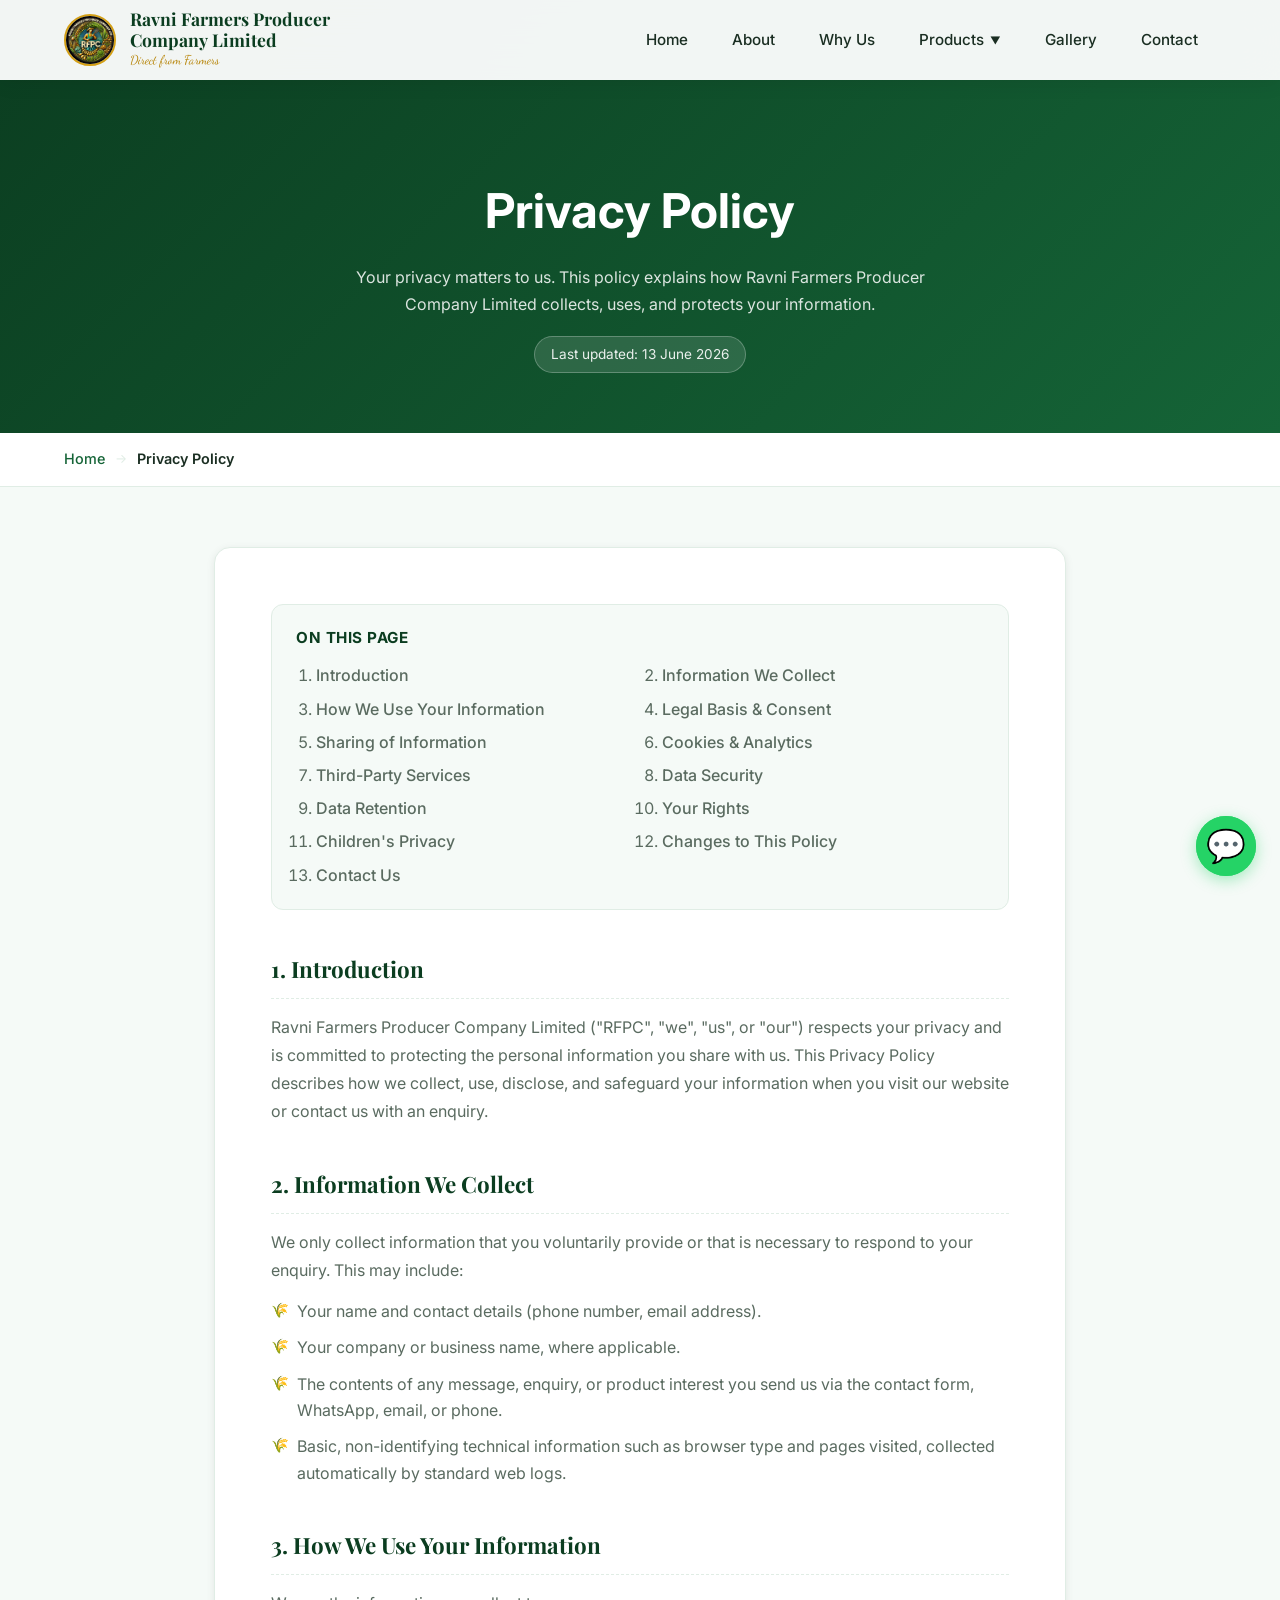
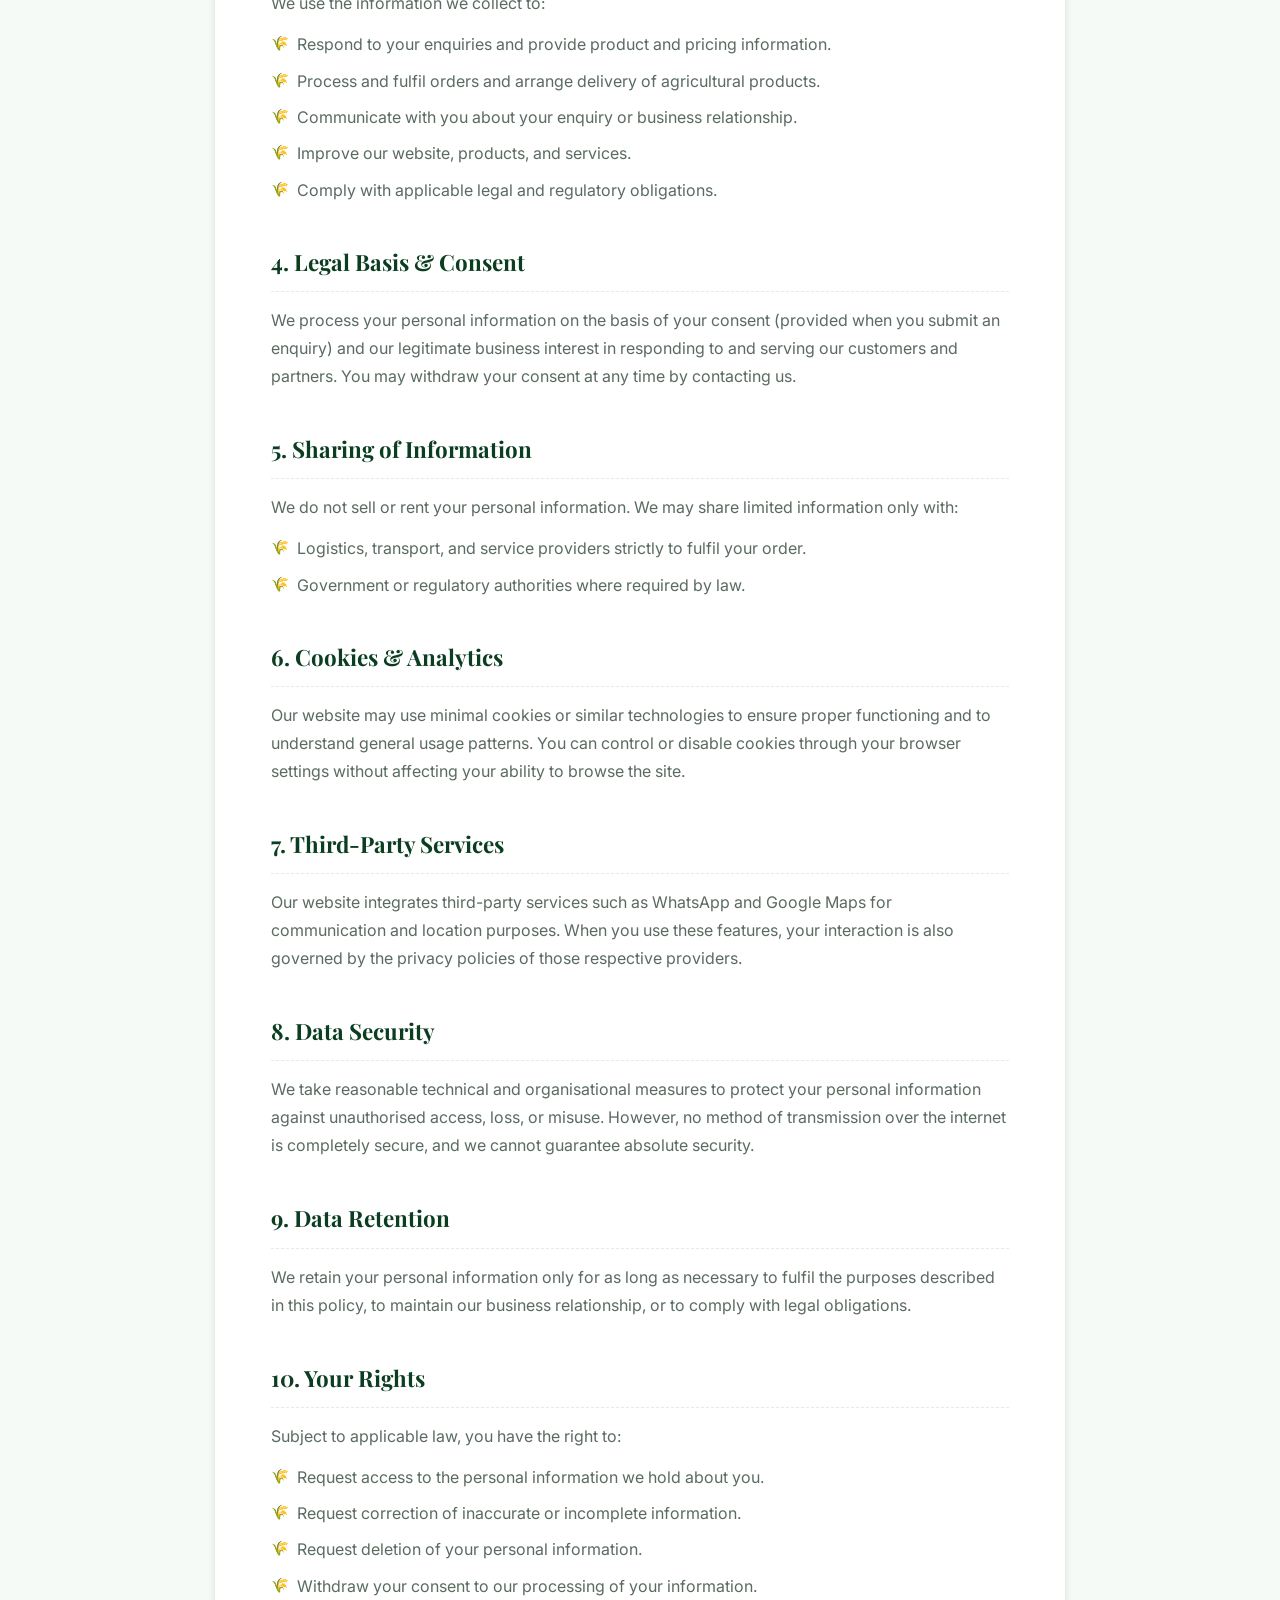
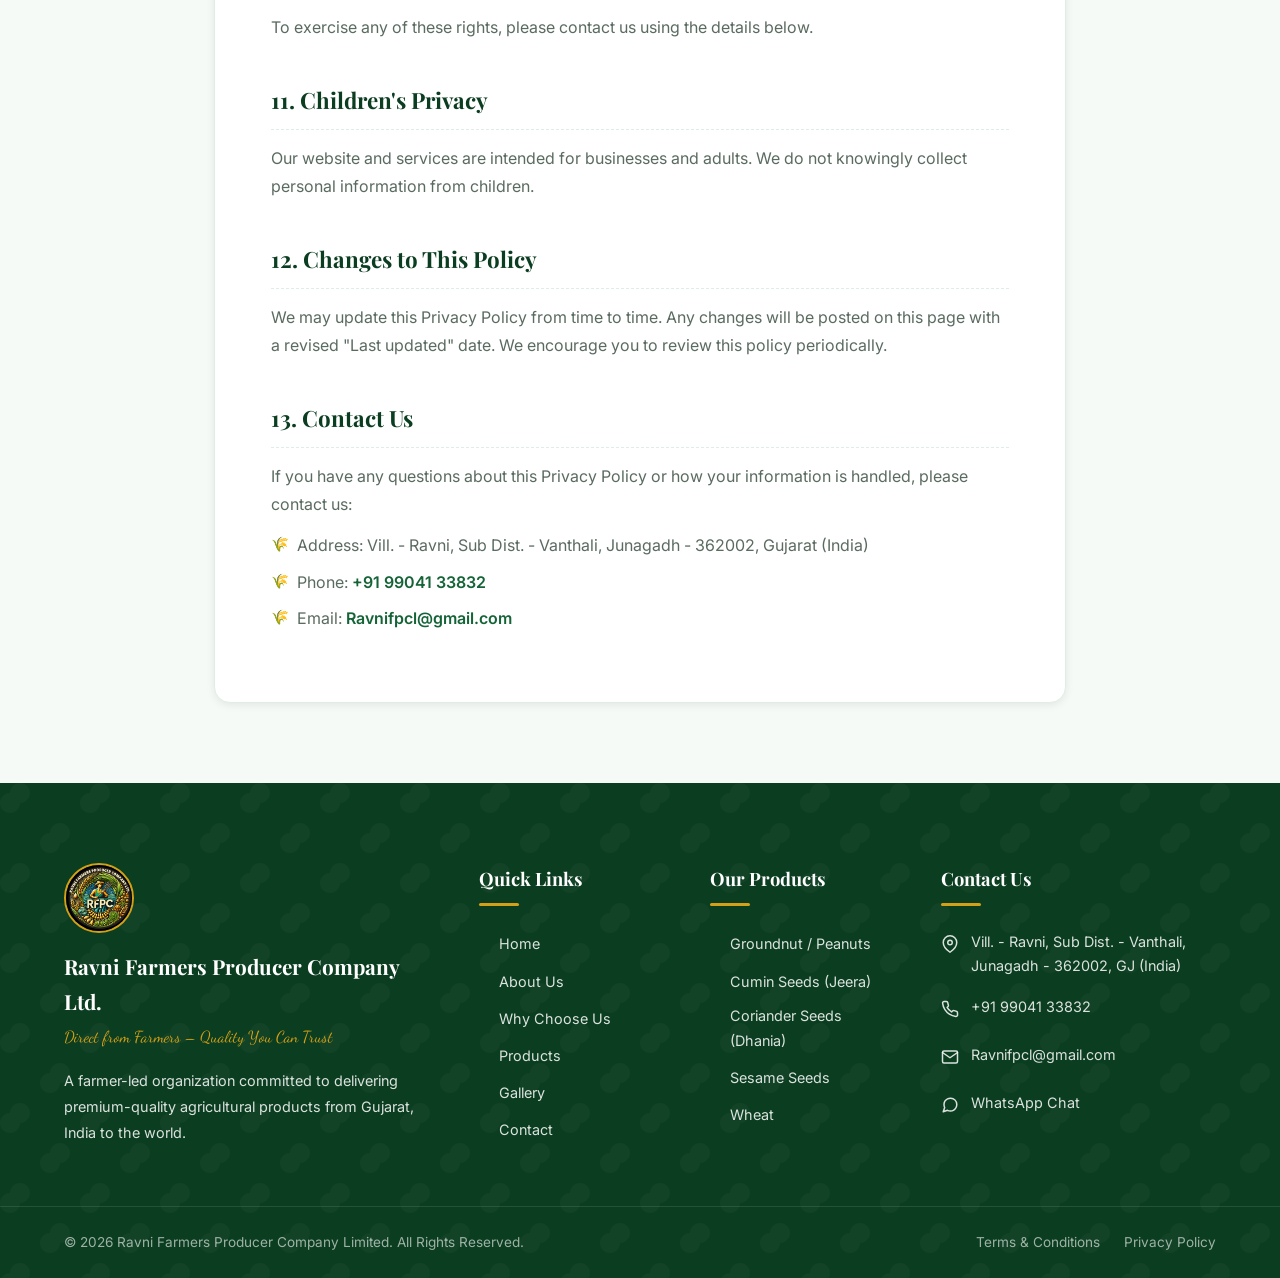
<file: privacy.html>
<!DOCTYPE html>
<html lang="en">
<head>
  <meta charset="UTF-8">
  <meta name="viewport" content="width=device-width, initial-scale=1.0">
  <meta name="description" content="Privacy Policy for Ravni Farmers Producer Company Limited (RFPC) – how we collect, use, and protect the personal information you share with us.">
  <meta name="theme-color" content="#156437">
  <title>Privacy Policy – RFPC | Ravni Farmers Producer Company Limited</title>
  <link rel="icon" type="image/jpeg" href="assets/logo.jpeg">
  <link rel="stylesheet" href="style.css">
</head>
<body>
  <nav class="navbar product-page" id="navbar">
    <div class="container">
      <a href="index.html" class="nav-brand">
        <img src="assets/logo.jpeg" alt="RFPC Logo">
        <div class="nav-brand-text">
          <span class="nav-brand-name">Ravni Farmers Producer<br>Company Limited</span>
          <span class="nav-brand-tagline">Direct from Farmers</span>
        </div>
      </a>
      <div class="mobile-overlay"></div>
      <div class="nav-links">
        <a href="index.html">Home</a>
        <a href="index.html#about">About</a>
        <a href="index.html#features">Why Us</a>
        <div class="nav-dropdown">
          <a href="index.html#products" class="dropdown-trigger">Products <span class="chevron">▼</span></a>
          <div class="dropdown-menu">
            <a href="products/groundnut.html">Groundnut / Peanuts</a>
            <a href="products/cumin-seeds.html">Cumin Seeds (Jeera)</a>
            <a href="products/coriander-seeds.html">Coriander Seeds (Dhania)</a>
            <a href="products/sesame-seeds-white.html">Sesame Seeds</a>
            <a href="products/wheat.html">Wheat</a>
          </div>
        </div>
        <a href="index.html#gallery">Gallery</a>
        <a href="index.html#contact">Contact</a>
      </div>
      <div class="hamburger" aria-label="Toggle navigation menu"><span></span><span></span><span></span></div>
    </div>
  </nav>

  <section class="legal-hero">
    <div class="container">
      <h1>Privacy Policy</h1>
      <p>Your privacy matters to us. This policy explains how Ravni Farmers Producer Company Limited collects, uses, and protects your information.</p>
      <span class="legal-updated">Last updated: 13 June 2026</span>
    </div>
  </section>

  <div class="breadcrumb"><div class="container"><div class="breadcrumb-list"><a href="index.html">Home</a><span class="separator">→</span><span>Privacy Policy</span></div></div></div>

  <section class="legal-content">
    <div class="container">
      <div class="legal-card">

        <nav class="legal-toc" aria-label="Table of contents">
          <h4>On this page</h4>
          <ol>
            <li><a href="#intro">Introduction</a></li>
            <li><a href="#info-we-collect">Information We Collect</a></li>
            <li><a href="#how-we-use">How We Use Your Information</a></li>
            <li><a href="#legal-basis">Legal Basis &amp; Consent</a></li>
            <li><a href="#sharing">Sharing of Information</a></li>
            <li><a href="#cookies">Cookies &amp; Analytics</a></li>
            <li><a href="#third-party">Third-Party Services</a></li>
            <li><a href="#security">Data Security</a></li>
            <li><a href="#retention">Data Retention</a></li>
            <li><a href="#rights">Your Rights</a></li>
            <li><a href="#children">Children's Privacy</a></li>
            <li><a href="#changes">Changes to This Policy</a></li>
            <li><a href="#contact">Contact Us</a></li>
          </ol>
        </nav>

        <div class="legal-section" id="intro">
          <h2>1. Introduction</h2>
          <p>Ravni Farmers Producer Company Limited ("RFPC", "we", "us", or "our") respects your privacy and is committed to protecting the personal information you share with us. This Privacy Policy describes how we collect, use, disclose, and safeguard your information when you visit our website or contact us with an enquiry.</p>
        </div>

        <div class="legal-section" id="info-we-collect">
          <h2>2. Information We Collect</h2>
          <p>We only collect information that you voluntarily provide or that is necessary to respond to your enquiry. This may include:</p>
          <ul>
            <li>Your name and contact details (phone number, email address).</li>
            <li>Your company or business name, where applicable.</li>
            <li>The contents of any message, enquiry, or product interest you send us via the contact form, WhatsApp, email, or phone.</li>
            <li>Basic, non-identifying technical information such as browser type and pages visited, collected automatically by standard web logs.</li>
          </ul>
        </div>

        <div class="legal-section" id="how-we-use">
          <h2>3. How We Use Your Information</h2>
          <p>We use the information we collect to:</p>
          <ul>
            <li>Respond to your enquiries and provide product and pricing information.</li>
            <li>Process and fulfil orders and arrange delivery of agricultural products.</li>
            <li>Communicate with you about your enquiry or business relationship.</li>
            <li>Improve our website, products, and services.</li>
            <li>Comply with applicable legal and regulatory obligations.</li>
          </ul>
        </div>

        <div class="legal-section" id="legal-basis">
          <h2>4. Legal Basis &amp; Consent</h2>
          <p>We process your personal information on the basis of your consent (provided when you submit an enquiry) and our legitimate business interest in responding to and serving our customers and partners. You may withdraw your consent at any time by contacting us.</p>
        </div>

        <div class="legal-section" id="sharing">
          <h2>5. Sharing of Information</h2>
          <p>We do not sell or rent your personal information. We may share limited information only with:</p>
          <ul>
            <li>Logistics, transport, and service providers strictly to fulfil your order.</li>
            <li>Government or regulatory authorities where required by law.</li>
          </ul>
        </div>

        <div class="legal-section" id="cookies">
          <h2>6. Cookies &amp; Analytics</h2>
          <p>Our website may use minimal cookies or similar technologies to ensure proper functioning and to understand general usage patterns. You can control or disable cookies through your browser settings without affecting your ability to browse the site.</p>
        </div>

        <div class="legal-section" id="third-party">
          <h2>7. Third-Party Services</h2>
          <p>Our website integrates third-party services such as WhatsApp and Google Maps for communication and location purposes. When you use these features, your interaction is also governed by the privacy policies of those respective providers.</p>
        </div>

        <div class="legal-section" id="security">
          <h2>8. Data Security</h2>
          <p>We take reasonable technical and organisational measures to protect your personal information against unauthorised access, loss, or misuse. However, no method of transmission over the internet is completely secure, and we cannot guarantee absolute security.</p>
        </div>

        <div class="legal-section" id="retention">
          <h2>9. Data Retention</h2>
          <p>We retain your personal information only for as long as necessary to fulfil the purposes described in this policy, to maintain our business relationship, or to comply with legal obligations.</p>
        </div>

        <div class="legal-section" id="rights">
          <h2>10. Your Rights</h2>
          <p>Subject to applicable law, you have the right to:</p>
          <ul>
            <li>Request access to the personal information we hold about you.</li>
            <li>Request correction of inaccurate or incomplete information.</li>
            <li>Request deletion of your personal information.</li>
            <li>Withdraw your consent to our processing of your information.</li>
          </ul>
          <p>To exercise any of these rights, please contact us using the details below.</p>
        </div>

        <div class="legal-section" id="children">
          <h2>11. Children's Privacy</h2>
          <p>Our website and services are intended for businesses and adults. We do not knowingly collect personal information from children.</p>
        </div>

        <div class="legal-section" id="changes">
          <h2>12. Changes to This Policy</h2>
          <p>We may update this Privacy Policy from time to time. Any changes will be posted on this page with a revised "Last updated" date. We encourage you to review this policy periodically.</p>
        </div>

        <div class="legal-section" id="contact">
          <h2>13. Contact Us</h2>
          <p>If you have any questions about this Privacy Policy or how your information is handled, please contact us:</p>
          <ul>
            <li>Address: Vill. - Ravni, Sub Dist. - Vanthali, Junagadh - 362002, Gujarat (India)</li>
            <li>Phone: <a href="tel:+919904133832">+91 99041 33832</a></li>
            <li>Email: <a href="mailto:Ravnifpcl@gmail.com">Ravnifpcl@gmail.com</a></li>
          </ul>
        </div>

      </div>
    </div>
  </section>

  <footer class="footer">
    <div class="footer-main">
      <div class="container">
        <div class="footer-grid">

          <div class="footer-brand">
            <img src="assets/logo.jpeg" alt="RFPC Logo">
            <h3>Ravni Farmers Producer Company Ltd.</h3>
            <p class="tagline">Direct from Farmers – Quality You Can Trust</p>
            <p>A farmer-led organization committed to delivering premium-quality agricultural products from Gujarat,
              India to the world.</p>
          </div>

          <div>
            <h4>Quick Links</h4>
            <ul class="footer-links">
              <li><a href="index.html#home">Home</a></li>
              <li><a href="index.html#about">About Us</a></li>
              <li><a href="index.html#features">Why Choose Us</a></li>
              <li><a href="index.html#products">Products</a></li>
              <li><a href="index.html#gallery">Gallery</a></li>
              <li><a href="index.html#contact">Contact</a></li>
            </ul>
          </div>

          <div>
            <h4>Our Products</h4>
            <ul class="footer-links">
              <li><a href="products/groundnut.html">Groundnut / Peanuts</a></li>
              <li><a href="products/cumin-seeds.html">Cumin Seeds (Jeera)</a></li>
              <li><a href="products/coriander-seeds.html">Coriander Seeds (Dhania)</a></li>
              <li><a href="products/sesame-seeds-white.html">Sesame Seeds</a></li>
              <li><a href="products/wheat.html">Wheat</a></li>
            </ul>
          </div>

          <div>
            <h4>Contact Us</h4>
            <div class="footer-contact-item">
              <span class="emoji"><svg width="18" height="18" viewBox="0 0 24 24" fill="none" stroke="currentColor" stroke-width="2" stroke-linecap="round" stroke-linejoin="round"><path d="M21 10c0 7-9 13-9 13s-9-6-9-13a9 9 0 0 1 18 0z"></path><circle cx="12" cy="10" r="3"></circle></svg></span>
              <a href="https://maps.app.goo.gl/CM2yEonHhKrNfRYPA" target="_blank">Vill. - Ravni, Sub Dist. - Vanthali,<br>Junagadh - 362002, GJ (India)</a>
            </div>
            <div class="footer-contact-item">
              <span class="emoji"><svg width="18" height="18" viewBox="0 0 24 24" fill="none" stroke="currentColor" stroke-width="2" stroke-linecap="round" stroke-linejoin="round"><path d="M22 16.92v3a2 2 0 0 1-2.18 2 19.79 19.79 0 0 1-8.63-3.07 19.5 19.5 0 0 1-6-6 19.79 19.79 0 0 1-3.07-8.67A2 2 0 0 1 4.11 2h3a2 2 0 0 1 2 1.72 12.84 12.84 0 0 0 .7 2.81 2 2 0 0 1-.45 2.11L8.09 9.91a16 16 0 0 0 6 6l1.27-1.27a2 2 0 0 1 2.11-.45 12.84 12.84 0 0 0 2.81.7A2 2 0 0 1 22 16.92z"></path></svg></span>
              <a href="tel:+919904133832">+91 99041 33832</a>
            </div>
            <div class="footer-contact-item">
              <span class="emoji"><svg width="18" height="18" viewBox="0 0 24 24" fill="none" stroke="currentColor" stroke-width="2" stroke-linecap="round" stroke-linejoin="round"><path d="M4 4h16c1.1 0 2 .9 2 2v12c0 1.1-.9 2-2 2H4c-1.1 0-2-.9-2-2V6c0-1.1.9-2 2-2z"></path><polyline points="22,6 12,13 2,6"></polyline></svg></span>
              <a href="mailto:Ravnifpcl@gmail.com">Ravnifpcl@gmail.com</a>
            </div>
            <div class="footer-contact-item">
              <span class="emoji"><svg width="18" height="18" viewBox="0 0 24 24" fill="none" stroke="currentColor" stroke-width="2" stroke-linecap="round" stroke-linejoin="round"><path d="M21 11.5a8.38 8.38 0 0 1-.9 3.8 8.5 8.5 0 0 1-7.6 4.7 8.38 8.38 0 0 1-3.8-.9L3 21l1.9-5.7a8.38 8.38 0 0 1-.9-3.8 8.5 8.5 0 0 1 4.7-7.6 8.38 8.38 0 0 1 3.8-.9h.5a8.48 8.48 0 0 1 8 8v.5z"></path></svg></span>
              <a href="https://wa.me/919904133832?text=Hello!%0AI%20am%20interested%20in%20your%20premium%20agricultural%20products.%0APlease%20share%20more%20details%20about%20pricing%20and%20availability.%0A%0AThank%20you!"
                target="_blank">
                WhatsApp Chat
              </a>
            </div>
          </div>
        </div>
      </div>
    </div>

    <div class="footer-bottom">
      <div class="container">
        <p>© 2026 Ravni Farmers Producer Company Limited. All Rights Reserved.</p>
        <div class="footer-bottom-links">
          <a href="terms.html">Terms &amp; Conditions</a>
          <a href="privacy.html">Privacy Policy</a>
        </div>
      </div>
    </div>
  </footer>

  <div class="whatsapp-float"><a href="https://wa.me/919904133832?text=Hello!%0AI%20am%20interested%20in%20your%20premium%20agricultural%20products.%0APlease%20share%20more%20details%20about%20pricing%20and%20availability.%0A%0AThank%20you!" target="_blank" aria-label="WhatsApp"><span class="whatsapp-pulse"></span>💬</a></div>
  <button class="back-to-top" aria-label="Back to top">↑</button>
  <script src="script.js"></script>
</body>
</html>
</file>
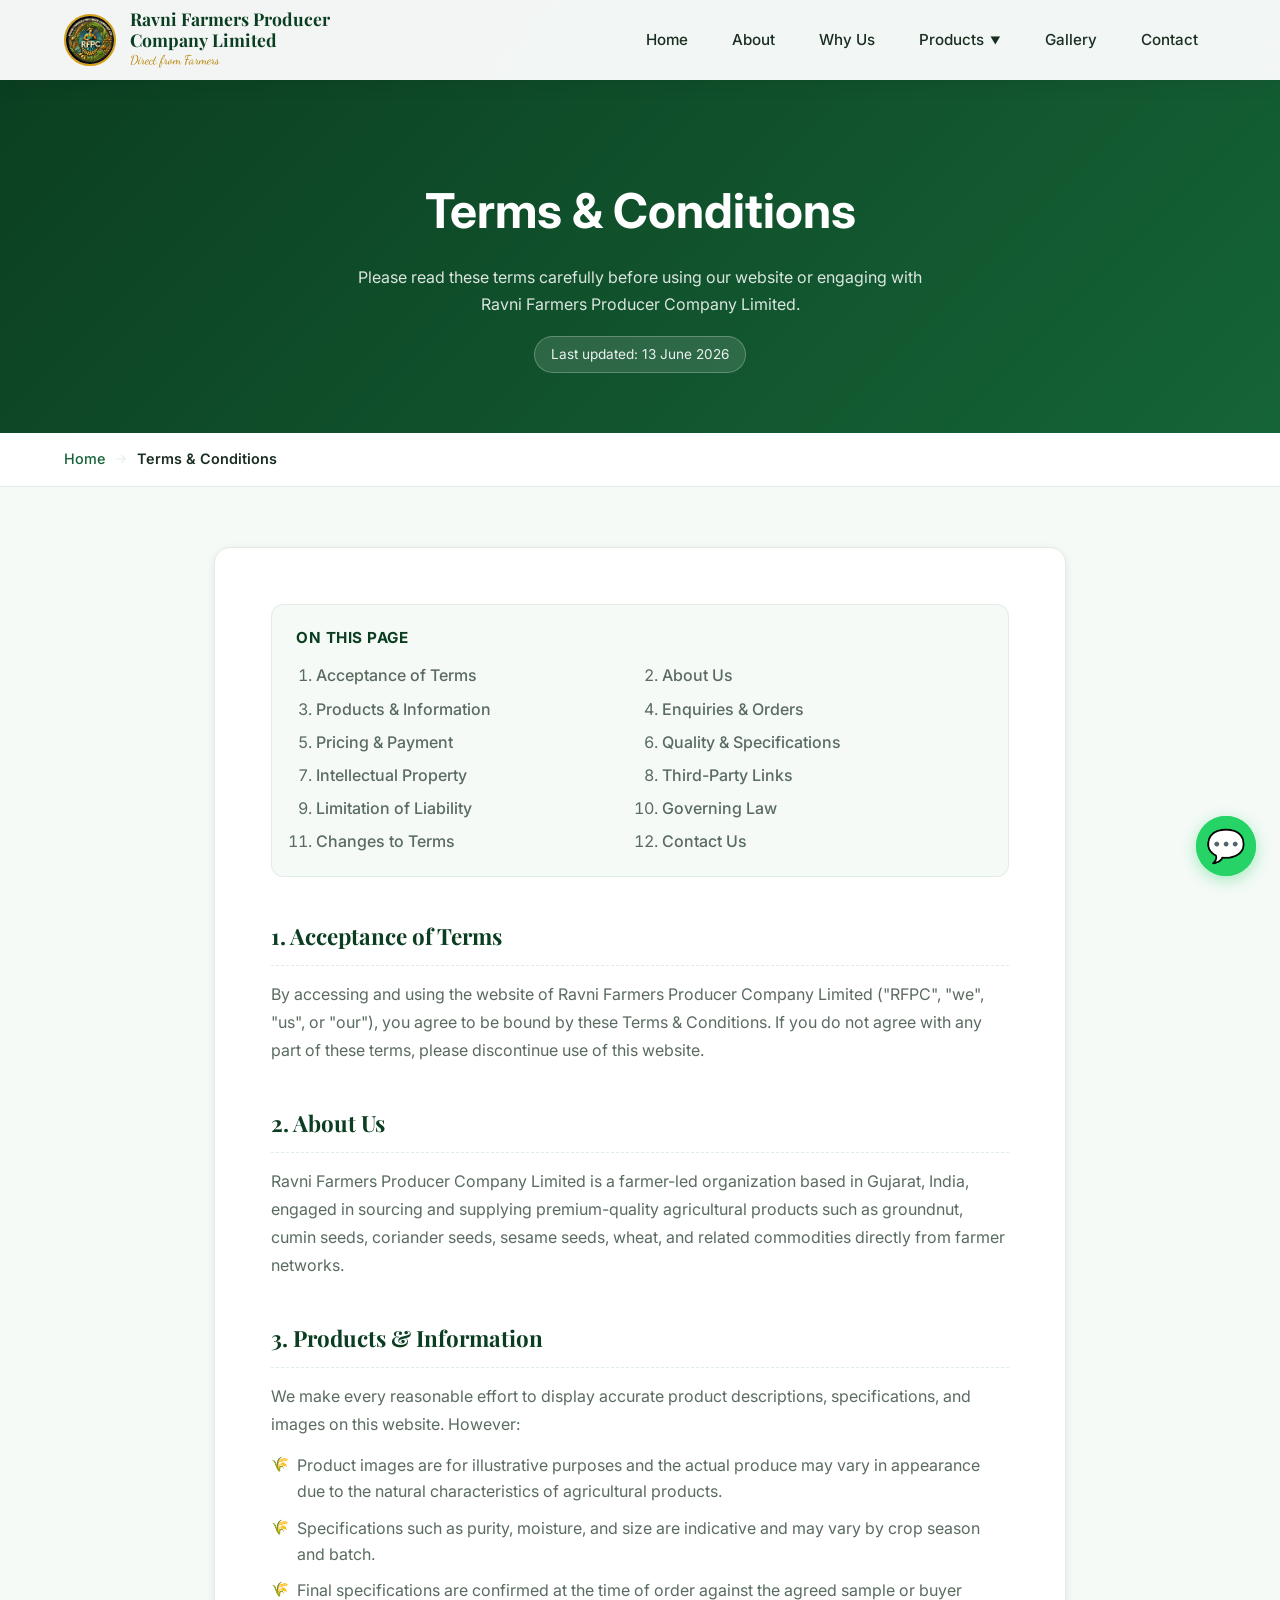
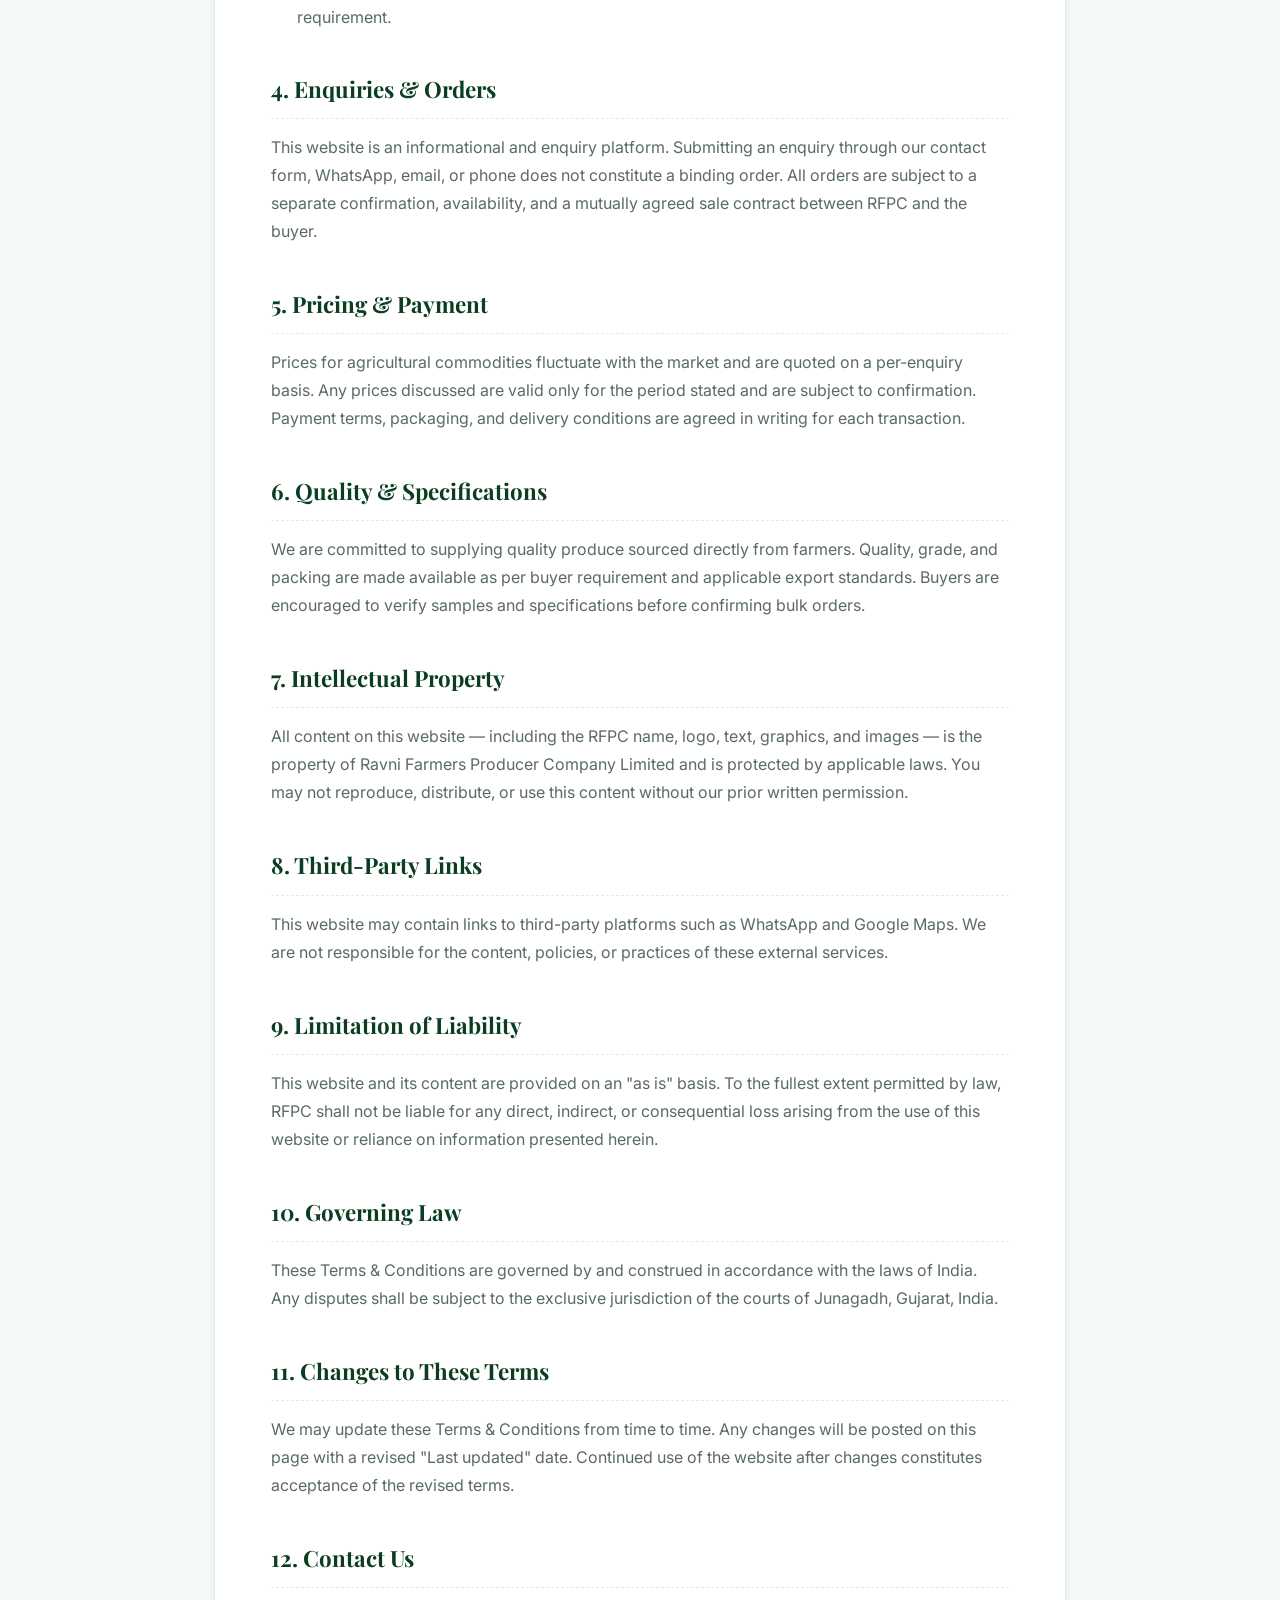
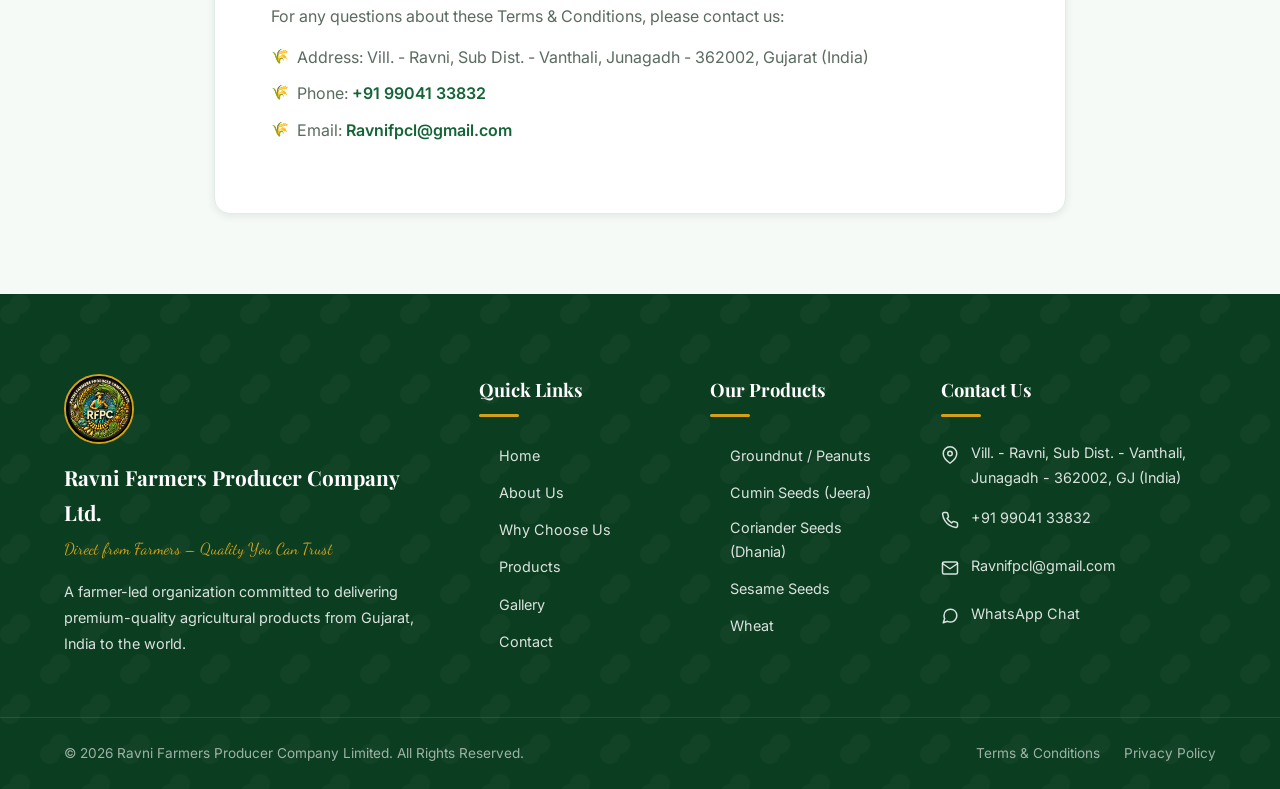
<file: terms.html>
<!DOCTYPE html>
<html lang="en">
<head>
  <meta charset="UTF-8">
  <meta name="viewport" content="width=device-width, initial-scale=1.0">
  <meta name="description" content="Terms & Conditions for Ravni Farmers Producer Company Limited (RFPC) – the terms governing the use of our website and the purchase of our agricultural products.">
  <meta name="theme-color" content="#156437">
  <title>Terms &amp; Conditions – RFPC | Ravni Farmers Producer Company Limited</title>
  <link rel="icon" type="image/jpeg" href="assets/logo.jpeg">
  <link rel="stylesheet" href="style.css">
</head>
<body>
  <nav class="navbar product-page" id="navbar">
    <div class="container">
      <a href="index.html" class="nav-brand">
        <img src="assets/logo.jpeg" alt="RFPC Logo">
        <div class="nav-brand-text">
          <span class="nav-brand-name">Ravni Farmers Producer<br>Company Limited</span>
          <span class="nav-brand-tagline">Direct from Farmers</span>
        </div>
      </a>
      <div class="mobile-overlay"></div>
      <div class="nav-links">
        <a href="index.html">Home</a>
        <a href="index.html#about">About</a>
        <a href="index.html#features">Why Us</a>
        <div class="nav-dropdown">
          <a href="index.html#products" class="dropdown-trigger">Products <span class="chevron">▼</span></a>
          <div class="dropdown-menu">
            <a href="products/groundnut.html">Groundnut / Peanuts</a>
            <a href="products/cumin-seeds.html">Cumin Seeds (Jeera)</a>
            <a href="products/coriander-seeds.html">Coriander Seeds (Dhania)</a>
            <a href="products/sesame-seeds-white.html">Sesame Seeds</a>
            <a href="products/wheat.html">Wheat</a>
          </div>
        </div>
        <a href="index.html#gallery">Gallery</a>
        <a href="index.html#contact">Contact</a>
      </div>
      <div class="hamburger" aria-label="Toggle navigation menu"><span></span><span></span><span></span></div>
    </div>
  </nav>

  <section class="legal-hero">
    <div class="container">
      <h1>Terms &amp; Conditions</h1>
      <p>Please read these terms carefully before using our website or engaging with Ravni Farmers Producer Company Limited.</p>
      <span class="legal-updated">Last updated: 13 June 2026</span>
    </div>
  </section>

  <div class="breadcrumb"><div class="container"><div class="breadcrumb-list"><a href="index.html">Home</a><span class="separator">→</span><span>Terms &amp; Conditions</span></div></div></div>

  <section class="legal-content">
    <div class="container">
      <div class="legal-card">

        <nav class="legal-toc" aria-label="Table of contents">
          <h4>On this page</h4>
          <ol>
            <li><a href="#acceptance">Acceptance of Terms</a></li>
            <li><a href="#about-us">About Us</a></li>
            <li><a href="#products">Products &amp; Information</a></li>
            <li><a href="#enquiries">Enquiries &amp; Orders</a></li>
            <li><a href="#pricing">Pricing &amp; Payment</a></li>
            <li><a href="#quality">Quality &amp; Specifications</a></li>
            <li><a href="#ip">Intellectual Property</a></li>
            <li><a href="#third-party">Third-Party Links</a></li>
            <li><a href="#liability">Limitation of Liability</a></li>
            <li><a href="#law">Governing Law</a></li>
            <li><a href="#changes">Changes to Terms</a></li>
            <li><a href="#contact">Contact Us</a></li>
          </ol>
        </nav>

        <div class="legal-section" id="acceptance">
          <h2>1. Acceptance of Terms</h2>
          <p>By accessing and using the website of Ravni Farmers Producer Company Limited ("RFPC", "we", "us", or "our"), you agree to be bound by these Terms &amp; Conditions. If you do not agree with any part of these terms, please discontinue use of this website.</p>
        </div>

        <div class="legal-section" id="about-us">
          <h2>2. About Us</h2>
          <p>Ravni Farmers Producer Company Limited is a farmer-led organization based in Gujarat, India, engaged in sourcing and supplying premium-quality agricultural products such as groundnut, cumin seeds, coriander seeds, sesame seeds, wheat, and related commodities directly from farmer networks.</p>
        </div>

        <div class="legal-section" id="products">
          <h2>3. Products &amp; Information</h2>
          <p>We make every reasonable effort to display accurate product descriptions, specifications, and images on this website. However:</p>
          <ul>
            <li>Product images are for illustrative purposes and the actual produce may vary in appearance due to the natural characteristics of agricultural products.</li>
            <li>Specifications such as purity, moisture, and size are indicative and may vary by crop season and batch.</li>
            <li>Final specifications are confirmed at the time of order against the agreed sample or buyer requirement.</li>
          </ul>
        </div>

        <div class="legal-section" id="enquiries">
          <h2>4. Enquiries &amp; Orders</h2>
          <p>This website is an informational and enquiry platform. Submitting an enquiry through our contact form, WhatsApp, email, or phone does not constitute a binding order. All orders are subject to a separate confirmation, availability, and a mutually agreed sale contract between RFPC and the buyer.</p>
        </div>

        <div class="legal-section" id="pricing">
          <h2>5. Pricing &amp; Payment</h2>
          <p>Prices for agricultural commodities fluctuate with the market and are quoted on a per-enquiry basis. Any prices discussed are valid only for the period stated and are subject to confirmation. Payment terms, packaging, and delivery conditions are agreed in writing for each transaction.</p>
        </div>

        <div class="legal-section" id="quality">
          <h2>6. Quality &amp; Specifications</h2>
          <p>We are committed to supplying quality produce sourced directly from farmers. Quality, grade, and packing are made available as per buyer requirement and applicable export standards. Buyers are encouraged to verify samples and specifications before confirming bulk orders.</p>
        </div>

        <div class="legal-section" id="ip">
          <h2>7. Intellectual Property</h2>
          <p>All content on this website — including the RFPC name, logo, text, graphics, and images — is the property of Ravni Farmers Producer Company Limited and is protected by applicable laws. You may not reproduce, distribute, or use this content without our prior written permission.</p>
        </div>

        <div class="legal-section" id="third-party">
          <h2>8. Third-Party Links</h2>
          <p>This website may contain links to third-party platforms such as WhatsApp and Google Maps. We are not responsible for the content, policies, or practices of these external services.</p>
        </div>

        <div class="legal-section" id="liability">
          <h2>9. Limitation of Liability</h2>
          <p>This website and its content are provided on an "as is" basis. To the fullest extent permitted by law, RFPC shall not be liable for any direct, indirect, or consequential loss arising from the use of this website or reliance on information presented herein.</p>
        </div>

        <div class="legal-section" id="law">
          <h2>10. Governing Law</h2>
          <p>These Terms &amp; Conditions are governed by and construed in accordance with the laws of India. Any disputes shall be subject to the exclusive jurisdiction of the courts of Junagadh, Gujarat, India.</p>
        </div>

        <div class="legal-section" id="changes">
          <h2>11. Changes to These Terms</h2>
          <p>We may update these Terms &amp; Conditions from time to time. Any changes will be posted on this page with a revised "Last updated" date. Continued use of the website after changes constitutes acceptance of the revised terms.</p>
        </div>

        <div class="legal-section" id="contact">
          <h2>12. Contact Us</h2>
          <p>For any questions about these Terms &amp; Conditions, please contact us:</p>
          <ul>
            <li>Address: Vill. - Ravni, Sub Dist. - Vanthali, Junagadh - 362002, Gujarat (India)</li>
            <li>Phone: <a href="tel:+919904133832">+91 99041 33832</a></li>
            <li>Email: <a href="mailto:Ravnifpcl@gmail.com">Ravnifpcl@gmail.com</a></li>
          </ul>
        </div>

      </div>
    </div>
  </section>

  <footer class="footer">
    <div class="footer-main">
      <div class="container">
        <div class="footer-grid">

          <div class="footer-brand">
            <img src="assets/logo.jpeg" alt="RFPC Logo">
            <h3>Ravni Farmers Producer Company Ltd.</h3>
            <p class="tagline">Direct from Farmers – Quality You Can Trust</p>
            <p>A farmer-led organization committed to delivering premium-quality agricultural products from Gujarat,
              India to the world.</p>
          </div>

          <div>
            <h4>Quick Links</h4>
            <ul class="footer-links">
              <li><a href="index.html#home">Home</a></li>
              <li><a href="index.html#about">About Us</a></li>
              <li><a href="index.html#features">Why Choose Us</a></li>
              <li><a href="index.html#products">Products</a></li>
              <li><a href="index.html#gallery">Gallery</a></li>
              <li><a href="index.html#contact">Contact</a></li>
            </ul>
          </div>

          <div>
            <h4>Our Products</h4>
            <ul class="footer-links">
              <li><a href="products/groundnut.html">Groundnut / Peanuts</a></li>
              <li><a href="products/cumin-seeds.html">Cumin Seeds (Jeera)</a></li>
              <li><a href="products/coriander-seeds.html">Coriander Seeds (Dhania)</a></li>
              <li><a href="products/sesame-seeds-white.html">Sesame Seeds</a></li>
              <li><a href="products/wheat.html">Wheat</a></li>
            </ul>
          </div>

          <div>
            <h4>Contact Us</h4>
            <div class="footer-contact-item">
              <span class="emoji"><svg width="18" height="18" viewBox="0 0 24 24" fill="none" stroke="currentColor" stroke-width="2" stroke-linecap="round" stroke-linejoin="round"><path d="M21 10c0 7-9 13-9 13s-9-6-9-13a9 9 0 0 1 18 0z"></path><circle cx="12" cy="10" r="3"></circle></svg></span>
              <a href="https://maps.app.goo.gl/CM2yEonHhKrNfRYPA" target="_blank">Vill. - Ravni, Sub Dist. - Vanthali,<br>Junagadh - 362002, GJ (India)</a>
            </div>
            <div class="footer-contact-item">
              <span class="emoji"><svg width="18" height="18" viewBox="0 0 24 24" fill="none" stroke="currentColor" stroke-width="2" stroke-linecap="round" stroke-linejoin="round"><path d="M22 16.92v3a2 2 0 0 1-2.18 2 19.79 19.79 0 0 1-8.63-3.07 19.5 19.5 0 0 1-6-6 19.79 19.79 0 0 1-3.07-8.67A2 2 0 0 1 4.11 2h3a2 2 0 0 1 2 1.72 12.84 12.84 0 0 0 .7 2.81 2 2 0 0 1-.45 2.11L8.09 9.91a16 16 0 0 0 6 6l1.27-1.27a2 2 0 0 1 2.11-.45 12.84 12.84 0 0 0 2.81.7A2 2 0 0 1 22 16.92z"></path></svg></span>
              <a href="tel:+919904133832">+91 99041 33832</a>
            </div>
            <div class="footer-contact-item">
              <span class="emoji"><svg width="18" height="18" viewBox="0 0 24 24" fill="none" stroke="currentColor" stroke-width="2" stroke-linecap="round" stroke-linejoin="round"><path d="M4 4h16c1.1 0 2 .9 2 2v12c0 1.1-.9 2-2 2H4c-1.1 0-2-.9-2-2V6c0-1.1.9-2 2-2z"></path><polyline points="22,6 12,13 2,6"></polyline></svg></span>
              <a href="mailto:Ravnifpcl@gmail.com">Ravnifpcl@gmail.com</a>
            </div>
            <div class="footer-contact-item">
              <span class="emoji"><svg width="18" height="18" viewBox="0 0 24 24" fill="none" stroke="currentColor" stroke-width="2" stroke-linecap="round" stroke-linejoin="round"><path d="M21 11.5a8.38 8.38 0 0 1-.9 3.8 8.5 8.5 0 0 1-7.6 4.7 8.38 8.38 0 0 1-3.8-.9L3 21l1.9-5.7a8.38 8.38 0 0 1-.9-3.8 8.5 8.5 0 0 1 4.7-7.6 8.38 8.38 0 0 1 3.8-.9h.5a8.48 8.48 0 0 1 8 8v.5z"></path></svg></span>
              <a href="https://wa.me/919904133832?text=Hello!%0AI%20am%20interested%20in%20your%20premium%20agricultural%20products.%0APlease%20share%20more%20details%20about%20pricing%20and%20availability.%0A%0AThank%20you!"
                target="_blank">
                WhatsApp Chat
              </a>
            </div>
          </div>
        </div>
      </div>
    </div>

    <div class="footer-bottom">
      <div class="container">
        <p>© 2026 Ravni Farmers Producer Company Limited. All Rights Reserved.</p>
        <div class="footer-bottom-links">
          <a href="terms.html">Terms &amp; Conditions</a>
          <a href="privacy.html">Privacy Policy</a>
        </div>
      </div>
    </div>
  </footer>

  <div class="whatsapp-float"><a href="https://wa.me/919904133832?text=Hello!%0AI%20am%20interested%20in%20your%20premium%20agricultural%20products.%0APlease%20share%20more%20details%20about%20pricing%20and%20availability.%0A%0AThank%20you!" target="_blank" aria-label="WhatsApp"><span class="whatsapp-pulse"></span>💬</a></div>
  <button class="back-to-top" aria-label="Back to top">↑</button>
  <script src="script.js"></script>
</body>
</html>
</file>
<file: style.css>
@import url('https://fonts.googleapis.com/css2?family=Playfair+Display:ital,wght@0,400;0,600;0,700;0,800;1,400;1,600&family=Inter:wght@300;400;500;600;700&family=Dancing+Script:wght@400;500;600;700&display=swap');

:root {

  --clr-primary: #156437;
  --clr-primary-dark: #0B3D20;
  --clr-primary-light: #2E8B57;

  --clr-secondary: #D4A017;
  --clr-secondary-dark: #B8860B;
  --clr-secondary-light: #F0C644;

  --clr-cream: #F5FAF7;
  --clr-cream-dark: #E0EDE5;
  --clr-brown: #3B4A3F;
  --clr-brown-light: #6B7F71;
  --clr-text: #1A2E22;
  --clr-text-light: #5A6B60;
  --clr-white: #ffffff;

  --grad-green: linear-gradient(135deg, #156437 0%, #2E8B57 50%, #3DAA6D 100%);
  --grad-gold: linear-gradient(135deg, #D4A017 0%, #F0C644 100%);
  --grad-hero: linear-gradient(180deg, rgba(5,30,15,0.55) 0%, rgba(5,30,15,0.18) 40%, rgba(5,30,15,0.60) 100%);
  --grad-dark: linear-gradient(135deg, #0B3D20 0%, #156437 100%);

  --shadow-sm: 0 2px 8px rgba(0, 0, 0, 0.08);
  --shadow-md: 0 4px 20px rgba(0, 0, 0, 0.12);
  --shadow-lg: 0 8px 40px rgba(0, 0, 0, 0.15);
  --shadow-gold: 0 4px 20px rgba(212, 160, 23, 0.3);

  --ff-heading: 'Playfair Display', Georgia, serif;
  --ff-body: 'Inter', system-ui, sans-serif;
  --ff-script: 'Dancing Script', cursive;

  --ease-out: cubic-bezier(0.25, 0.46, 0.45, 0.94);
  --ease-spring: cubic-bezier(0.68, -0.55, 0.27, 1.55);

  --section-py: 100px;
  --container-max: 1200px;
}

*,
*::before,
*::after {
  margin: 0;
  padding: 0;
  box-sizing: border-box;
}

html {
  scroll-behavior: smooth;
  scroll-padding-top: 80px;
}

body {
  font-family: var(--ff-body);
  color: var(--clr-text);
  background-color: var(--clr-cream);
  line-height: 1.7;
  overflow-x: hidden;
  -webkit-font-smoothing: antialiased;
}

img {
  max-width: 100%;
  display: block;
}

a {
  text-decoration: none;
  color: inherit;
}

ul {
  list-style: none;
}

.container {
  max-width: var(--container-max);
  margin: 0 auto;
  padding: 0 24px;
}

.section-label {
  font-family: var(--ff-script);
  font-size: 1.25rem;
  color: var(--clr-secondary-dark);
  display: block;
  margin-bottom: 8px;
  letter-spacing: 1px;
}

.section-title {
  font-family: var(--ff-heading);
  font-size: clamp(2rem, 4vw, 3rem);
  color: var(--clr-primary-dark);
  line-height: 1.2;
  margin-bottom: 16px;
}

.section-subtitle {
  font-size: 1.1rem;
  color: var(--clr-text-light);
  max-width: 650px;
  margin: 0 auto 48px;
}

.text-center {
  text-align: center;
}

.btn {
  display: inline-flex;
  align-items: center;
  gap: 10px;
  padding: 14px 36px;
  border-radius: 50px;
  font-family: var(--ff-body);
  font-weight: 600;
  font-size: 1rem;
  cursor: pointer;
  border: none;
  transition: all 0.4s var(--ease-out);
  position: relative;
  overflow: hidden;
}

.btn::before {
  content: '';
  position: absolute;
  inset: 0;
  background: rgba(255, 255, 255, 0.15);
  transform: translateX(-100%);
  transition: transform 0.5s var(--ease-out);
}

.btn:hover::before {
  transform: translateX(0);
}

.btn-primary {
  background: var(--grad-green);
  color: var(--clr-white);
  box-shadow: 0 4px 15px rgba(21, 100, 55, 0.35);
}

.btn-primary:hover {
  transform: translateY(-3px);
  box-shadow: 0 8px 25px rgba(21, 100, 55, 0.45);
}

.btn-secondary {
  background: transparent;
  color: var(--clr-white);
  border: 2px solid rgba(255, 255, 255, 0.8);
}

.btn-secondary:hover {
  background: var(--clr-white);
  color: var(--clr-primary);
  transform: translateY(-3px);
}

.btn-gold {
  background: var(--grad-gold);
  color: var(--clr-primary-dark);
  box-shadow: var(--shadow-gold);
}

.btn-gold:hover {
  transform: translateY(-3px);
  box-shadow: 0 8px 30px rgba(212, 160, 23, 0.5);
}

@keyframes fadeInUp {
  from { opacity: 0; transform: translateY(40px); }
  to { opacity: 1; transform: translateY(0); }
}

@keyframes fadeInLeft {
  from { opacity: 0; transform: translateX(-40px); }
  to { opacity: 1; transform: translateX(0); }
}

@keyframes fadeInRight {
  from { opacity: 0; transform: translateX(40px); }
  to { opacity: 1; transform: translateX(0); }
}

@keyframes scaleIn {
  from { opacity: 0; transform: scale(0.85); }
  to { opacity: 1; transform: scale(1); }
}

@keyframes float {
  0%, 100% { transform: translateY(0); }
  50% { transform: translateY(-10px); }
}

@keyframes shimmer {
  0% { left: -100%; }
  100% { left: 200%; }
}

@keyframes pulse {
  0%, 100% { transform: scale(1); }
  50% { transform: scale(1.05); }
}

@keyframes slideDown {
  from { opacity: 0; transform: translateY(-20px); }
  to { opacity: 1; transform: translateY(0); }
}

@keyframes grain {
  0% { background-position: 0 0; }
  100% { background-position: 200px 200px; }
}

.reveal {
  opacity: 0;
  transform: translateY(40px);
  transition: all 0.8s var(--ease-out);
}

.reveal.active {
  opacity: 1;
  transform: translateY(0);
}

.reveal-left {
  opacity: 0;
  transform: translateX(-40px);
  transition: all 0.8s var(--ease-out);
}

.reveal-left.active {
  opacity: 1;
  transform: translateX(0);
}

.reveal-right {
  opacity: 0;
  transform: translateX(40px);
  transition: all 0.8s var(--ease-out);
}

.reveal-right.active {
  opacity: 1;
  transform: translateX(0);
}

#preloader {
  position: fixed;
  inset: 0;
  background: var(--clr-cream);
  display: flex;
  flex-direction: column;
  align-items: center;
  justify-content: center;
  z-index: 10000;
  transition: opacity 0.6s, visibility 0.6s;
}

#preloader.hidden {
  opacity: 0;
  visibility: hidden;
}

.preloader-logo {
  width: 100px;
  height: 100px;
  border-radius: 50%;
  animation: pulse 1.5s infinite;
  margin-bottom: 24px;
}

.preloader-text {
  font-family: var(--ff-heading);
  color: var(--clr-primary);
  font-size: 1.3rem;
  letter-spacing: 2px;
}

.preloader-bar {
  width: 200px;
  height: 4px;
  background: var(--clr-cream-dark);
  border-radius: 2px;
  margin-top: 16px;
  overflow: hidden;
}

.preloader-bar::after {
  content: '';
  display: block;
  width: 60%;
  height: 100%;
  background: var(--grad-green);
  border-radius: 2px;
  animation: loading 1.2s ease-in-out infinite;
}

@keyframes loading {
  0% { transform: translateX(-100%); }
  100% { transform: translateX(250%); }
}

.navbar {
  position: fixed;
  top: 0;
  left: 0;
  right: 0;
  z-index: 1000;
  padding: 16px 0;
  transition: all 0.4s var(--ease-out);
  background: transparent;
}

.navbar.scrolled {
  background: rgba(255, 255, 255, 0.95);
  backdrop-filter: blur(20px);
  -webkit-backdrop-filter: blur(20px);
  box-shadow: 0 2px 20px rgba(0, 0, 0, 0.08);
  padding: 8px 0;
}

.navbar .container {
  display: flex;
  align-items: center;
  justify-content: space-between;
}

.nav-brand {
  display: flex;
  align-items: center;
  gap: 14px;
  z-index: 2;
}

.nav-brand img {
  width: 52px;
  height: 52px;
  border-radius: 50%;
  border: 2px solid var(--clr-secondary);
  transition: transform 0.3s;
}

.nav-brand:hover img {
  transform: rotate(10deg) scale(1.05);
}

.nav-brand-text {
  display: flex;
  flex-direction: column;
}

.nav-brand-name {
  font-family: var(--ff-heading);
  font-weight: 700;
  font-size: 1.1rem;
  line-height: 1.2;
  color: var(--clr-white);
  transition: color 0.4s;
}

.navbar.scrolled .nav-brand-name {
  color: var(--clr-primary-dark);
}

.nav-brand-tagline {
  font-family: var(--ff-script);
  font-size: 0.8rem;
  color: var(--clr-secondary-light);
  transition: color 0.4s;
}

.navbar.scrolled .nav-brand-tagline {
  color: var(--clr-secondary-dark);
}

.nav-links {
  display: flex;
  align-items: center;
  gap: 8px;
}

.nav-links a {
  font-weight: 500;
  font-size: 0.95rem;
  padding: 8px 18px;
  border-radius: 8px;
  color: rgba(255, 255, 255, 0.9);
  transition: all 0.3s;
  position: relative;
}

.navbar.scrolled .nav-links a {
  color: var(--clr-text);
}

.nav-links a:hover,
.nav-links a.active {
  color: var(--clr-white);
  background: rgba(255, 255, 255, 0.15);
}

.navbar.scrolled .nav-links a:hover,
.navbar.scrolled .nav-links a.active {
  color: var(--clr-primary);
  background: rgba(21, 100, 55, 0.08);
}

/* Navigation Dropdown styling */
.nav-dropdown {
  position: relative;
  display: inline-block;
}

.nav-dropdown .dropdown-trigger {
  display: flex;
  align-items: center;
  gap: 6px;
  cursor: pointer;
}

.nav-dropdown .chevron {
  font-size: 0.65rem;
  transition: transform 0.3s var(--ease-out);
  display: inline-block;
  margin-top: 1px;
}

.nav-dropdown:hover .chevron {
  transform: rotate(180deg);
}

.dropdown-menu {
  position: absolute;
  top: 100%;
  left: 50%;
  transform: translateX(-50%) translateY(15px);
  background: var(--clr-white);
  min-width: 240px;
  border-radius: 12px;
  box-shadow: var(--shadow-lg);
  padding: 10px 8px;
  opacity: 0;
  visibility: hidden;
  pointer-events: none;
  transition: all 0.3s var(--ease-out);
  z-index: 1010;
  border: 1px solid var(--clr-cream-dark);
}

.dropdown-menu::before {
  content: '';
  position: absolute;
  top: -6px;
  left: 50%;
  transform: translateX(-50%) rotate(45deg);
  width: 10px;
  height: 10px;
  background: var(--clr-white);
  border-left: 1px solid var(--clr-cream-dark);
  border-top: 1px solid var(--clr-cream-dark);
}

.nav-dropdown:hover .dropdown-menu {
  opacity: 1;
  visibility: visible;
  pointer-events: auto;
  transform: translateX(-50%) translateY(6px);
}

.dropdown-menu a {
  display: block !important;
  width: 100% !important;
  padding: 10px 16px !important;
  color: var(--clr-text) !important;
  font-size: 0.9rem !important;
  font-weight: 500 !important;
  text-align: left !important;
  border-radius: 8px !important;
  background: transparent !important;
  transition: all 0.2s !important;
}

.dropdown-menu a:hover {
  color: var(--clr-primary) !important;
  background: rgba(21, 100, 55, 0.06) !important;
}

.nav-cta {
  margin-left: 8px;
}

.nav-cta .btn {
  padding: 10px 24px;
  font-size: 0.9rem;
}

.hamburger {
  display: none;
  flex-direction: column;
  gap: 6px;
  cursor: pointer;
  z-index: 2;
  padding: 8px;
}

.hamburger span {
  width: 28px;
  height: 2.5px;
  background: var(--clr-white);
  border-radius: 2px;
  transition: all 0.4s var(--ease-out);
}

.navbar.scrolled .hamburger span {
  background: var(--clr-primary-dark);
}

.hamburger.active span:nth-child(1) {
  transform: translateY(8.5px) rotate(45deg);
}

.hamburger.active span:nth-child(2) {
  opacity: 0;
  transform: translateX(-10px);
}

.hamburger.active span:nth-child(3) {
  transform: translateY(-8.5px) rotate(-45deg);
}

.hero {
  position: relative;
  height: 100vh;
  min-height: 700px;
  overflow: hidden;
}

.hero-slider {
  position: absolute;
  inset: 0;
}

.hero-slide {
  position: absolute;
  inset: 0;
  opacity: 0;
  transition: opacity 1.2s ease-in-out;
}

.hero-slide.active {
  opacity: 1;
}

.hero-slide img {
  width: 100%;
  height: 100%;
  object-fit: cover;
  transform: scale(1);
  transition: transform 8s ease-out;
}

.hero-slide.active img {
  transform: scale(1.08);
}

.hero-overlay {
  position: absolute;
  inset: 0;
  background: var(--grad-hero);
  z-index: 1;
}

.hero-overlay::after {
  content: '';
  position: absolute;
  inset: 0;
  opacity: 0.03;
  background-image: url("data:image/svg+xml,%3Csvg viewBox='0 0 256 256' xmlns='http://www.w3.org/2000/svg'%3E%3Cfilter id='noise'%3E%3CfeTurbulence type='fractalNoise' baseFrequency='0.9' numOctaves='4' stitchTiles='stitch'/%3E%3C/filter%3E%3Crect width='100%25' height='100%25' filter='url(%23noise)'/%3E%3C/svg%3E");
}

.hero-content {
  position: relative;
  z-index: 2;
  height: 100%;
  display: flex;
  flex-direction: column;
  align-items: center;
  justify-content: center;
  text-align: center;
  color: var(--clr-white);
  padding: 0 24px;
}

.hero-badge {
  display: inline-flex;
  align-items: center;
  gap: 8px;
  background: rgba(255, 255, 255, 0.12);
  backdrop-filter: blur(10px);
  padding: 8px 20px;
  border-radius: 50px;
  font-size: 0.9rem;
  font-weight: 500;
  margin-bottom: 28px;
  border: 1px solid rgba(255, 255, 255, 0.2);
  animation: fadeInUp 1s var(--ease-out) 0.3s both;
}

.hero-badge .dot {
  width: 8px;
  height: 8px;
  background: var(--clr-secondary);
  border-radius: 50%;
  animation: pulse 2s infinite;
}

.hero h1 {
  font-family: var(--ff-heading);
  font-size: clamp(2.5rem, 6vw, 4.5rem);
  font-weight: 800;
  line-height: 1.1;
  margin-bottom: 20px;
  animation: fadeInUp 1s var(--ease-out) 0.5s both;
  text-shadow: 2px 4px 12px rgba(0,0,0,0.3);
}

.hero h1 .highlight {
  color: var(--clr-secondary-light);
  display: block;
}

.hero-tagline {
  font-family: var(--ff-script);
  font-size: clamp(1.3rem, 3vw, 2rem);
  color: var(--clr-secondary-light);
  margin-bottom: 12px;
  animation: fadeInUp 1s var(--ease-out) 0.7s both;
}

.hero-desc {
  font-size: 1.15rem;
  max-width: 600px;
  margin: 0 auto 36px;
  opacity: 0.9;
  line-height: 1.7;
  animation: fadeInUp 1s var(--ease-out) 0.9s both;
}

.hero-buttons {
  display: flex;
  gap: 16px;
  flex-wrap: wrap;
  justify-content: center;
  animation: fadeInUp 1s var(--ease-out) 1.1s both;
}

.hero-dots {
  position: absolute;
  bottom: 40px;
  left: 50%;
  transform: translateX(-50%);
  display: flex;
  gap: 12px;
  z-index: 3;
}

.hero-dot {
  width: 12px;
  height: 12px;
  border-radius: 50%;
  background: rgba(255, 255, 255, 0.4);
  cursor: pointer;
  transition: all 0.4s;
  border: none;
}

.hero-dot.active {
  background: var(--clr-secondary);
  transform: scale(1.3);
  box-shadow: 0 0 12px rgba(212, 160, 23, 0.6);
}

.scroll-indicator {
  position: absolute;
  bottom: 90px;
  left: 50%;
  transform: translateX(-50%);
  z-index: 3;
  display: flex;
  flex-direction: column;
  align-items: center;
  gap: 8px;
  color: rgba(255, 255, 255, 0.7);
  font-size: 0.8rem;
  letter-spacing: 2px;
  text-transform: uppercase;
  animation: fadeInUp 1s var(--ease-out) 1.4s both;
}

.scroll-mouse {
  width: 26px;
  height: 42px;
  border: 2px solid rgba(255, 255, 255, 0.5);
  border-radius: 13px;
  position: relative;
}

.scroll-mouse::after {
  content: '';
  position: absolute;
  top: 8px;
  left: 50%;
  transform: translateX(-50%);
  width: 4px;
  height: 8px;
  background: var(--clr-secondary);
  border-radius: 2px;
  animation: scrollAnim 2s infinite;
}

@keyframes scrollAnim {
  0% { opacity: 1; transform: translateX(-50%) translateY(0); }
  100% { opacity: 0; transform: translateX(-50%) translateY(16px); }
}

.stats-bar {
  background: var(--clr-white);
  padding: 40px 0;
  margin-top: -60px;
  position: relative;
  z-index: 10;
  border-radius: 20px;
  max-width: 1000px;
  margin-left: auto;
  margin-right: auto;
  box-shadow: var(--shadow-lg);
}

.stats-grid {
  display: grid;
  grid-template-columns: repeat(4, 1fr);
  gap: 24px;
  text-align: center;
}

.stat-item {
  padding: 20px;
  position: relative;
}

.stat-item:not(:last-child)::after {
  content: '';
  position: absolute;
  right: 0;
  top: 20%;
  height: 60%;
  width: 1px;
  background: linear-gradient(to bottom, transparent, var(--clr-cream-dark), transparent);
}

.stat-icon {
  font-size: 2rem;
  margin-bottom: 8px;
  display: block;
}

.stat-number {
  font-family: var(--ff-heading);
  font-size: 2.5rem;
  font-weight: 800;
  color: var(--clr-primary);
  line-height: 1;
  margin-bottom: 4px;
}

.stat-label {
  font-size: 0.9rem;
  color: var(--clr-text-light);
  font-weight: 500;
}

.about {
  padding: var(--section-py) 0;
  background: var(--clr-cream);
  position: relative;
  overflow: hidden;
}

.about::before {
  content: '';
  position: absolute;
  top: -100px;
  right: -100px;
  width: 400px;
  height: 400px;
  background: radial-gradient(circle, rgba(212, 160, 23, 0.06) 0%, transparent 70%);
  border-radius: 50%;
}

.about-grid {
  display: grid;
  grid-template-columns: 1fr 1fr;
  gap: 60px;
  align-items: center;
}

.about-images {
  position: relative;
}

.about-img-main {
  border-radius: 20px;
  overflow: hidden;
  box-shadow: var(--shadow-lg);
  position: relative;
}

.about-img-main img {
  width: 100%;
  height: 400px;
  object-fit: cover;
  transition: transform 0.6s var(--ease-out);
}

.about-img-main:hover img {
  transform: scale(1.05);
}

.about-img-secondary {
  position: absolute;
  bottom: -30px;
  right: -30px;
  width: 200px;
  border-radius: 16px;
  overflow: hidden;
  box-shadow: var(--shadow-lg);
  border: 4px solid var(--clr-white);
}

.about-img-secondary img {
  width: 100%;
  height: 160px;
  object-fit: cover;
}

.about-badge {
  position: absolute;
  top: -20px;
  left: -20px;
  background: var(--grad-gold);
  color: var(--clr-primary-dark);
  padding: 16px 24px;
  border-radius: 16px;
  font-family: var(--ff-heading);
  font-weight: 700;
  font-size: 1.1rem;
  box-shadow: var(--shadow-gold);
  animation: float 4s ease-in-out infinite;
  z-index: 2;
}

.about-badge span {
  display: block;
  font-family: var(--ff-body);
  font-size: 0.75rem;
  font-weight: 500;
  margin-top: 2px;
}

.about-content .section-label {
  text-align: left;
}

.about-content .section-title {
  text-align: left;
}

.about-text {
  color: var(--clr-text-light);
  margin-bottom: 28px;
  font-size: 1.05rem;
}

.about-highlights {
  display: grid;
  grid-template-columns: 1fr 1fr;
  gap: 16px;
  margin-bottom: 36px;
}

.about-highlight-item {
  display: flex;
  align-items: center;
  gap: 12px;
  padding: 14px 16px;
  border-radius: 12px;
  background: var(--clr-white);
  box-shadow: var(--shadow-sm);
  transition: all 0.3s;
}

.about-highlight-item:hover {
  box-shadow: var(--shadow-md);
  transform: translateY(-2px);
}

.about-highlight-item .icon {
  width: 44px;
  height: 44px;
  border-radius: 10px;
  background: rgba(21, 100, 55, 0.08);
  display: flex;
  align-items: center;
  justify-content: center;
  font-size: 1.3rem;
  flex-shrink: 0;
}

.about-highlight-item .text {
  font-weight: 600;
  font-size: 0.9rem;
  color: var(--clr-text);
  line-height: 1.3;
}

.features {
  padding: var(--section-py) 0;
  background: var(--grad-dark);
  position: relative;
  overflow: hidden;
}

.features::before {
  content: '';
  position: absolute;
  inset: 0;
  opacity: 0.04;
  background-image: url("data:image/svg+xml,%3Csvg width='60' height='60' viewBox='0 0 60 60' xmlns='http://www.w3.org/2000/svg'%3E%3Cg fill='none' fill-rule='evenodd'%3E%3Cg fill='%23ffffff' fill-opacity='1'%3E%3Cpath d='M36 34v-4h-2v4h-4v2h4v4h2v-4h4v-2h-4zm0-30V0h-2v4h-4v2h4v4h2V6h4V4h-4zM6 34v-4H4v4H0v2h4v4h2v-4h4v-2H6zM6 4V0H4v4H0v2h4v4h2V6h4V4H6z'/%3E%3C/g%3E%3C/g%3E%3C/svg%3E");
}

.features .section-label {
  color: var(--clr-secondary-light);
}

.features .section-title {
  color: var(--clr-white);
}

.features .section-subtitle {
  color: rgba(255, 255, 255, 0.7);
}

.features-grid {
  display: grid;
  grid-template-columns: repeat(3, 1fr);
  gap: 28px;
}

.feature-card {
  background: rgba(255, 255, 255, 0.06);
  border: 1px solid rgba(255, 255, 255, 0.1);
  border-radius: 20px;
  padding: 40px 32px;
  backdrop-filter: blur(10px);
  transition: all 0.5s var(--ease-out);
  position: relative;
  overflow: hidden;
}

.feature-card::before {
  content: '';
  position: absolute;
  top: 0;
  left: -100%;
  width: 100%;
  height: 100%;
  background: linear-gradient(90deg, transparent, rgba(255, 255, 255, 0.05), transparent);
  transition: left 0.6s;
}

.feature-card:hover::before {
  left: 100%;
}

.feature-card:hover {
  background: rgba(255, 255, 255, 0.12);
  transform: translateY(-8px);
  border-color: rgba(212, 160, 23, 0.3);
  box-shadow: 0 20px 40px rgba(0, 0, 0, 0.3);
}

.feature-icon {
  width: 70px;
  height: 70px;
  border-radius: 18px;
  background: var(--grad-gold);
  color: var(--clr-primary-dark);
  display: flex;
  align-items: center;
  justify-content: center;
  font-size: 2rem;
  margin-bottom: 24px;
  box-shadow: 0 8px 16px rgba(212, 160, 23, 0.25);
  transition: transform 0.4s var(--ease-spring);
}

.feature-card:hover .feature-icon {
  transform: scale(1.1) rotate(5deg);
}

.feature-card h3 {
  font-family: var(--ff-heading);
  font-size: 1.3rem;
  color: var(--clr-white);
  margin-bottom: 12px;
}

.feature-card p {
  color: rgba(255, 255, 255, 0.7);
  font-size: 0.95rem;
  line-height: 1.7;
}

.products {
  padding: var(--section-py) 0;
  background: var(--clr-cream);
  position: relative;
}

.products-filter {
  display: flex;
  gap: 10px;
  justify-content: center;
  flex-wrap: wrap;
  margin-bottom: 48px;
}

.filter-btn {
  padding: 8px 22px;
  border-radius: 50px;
  border: 2px solid var(--clr-cream-dark);
  background: var(--clr-white);
  font-family: var(--ff-body);
  font-weight: 500;
  font-size: 0.9rem;
  color: var(--clr-text-light);
  cursor: pointer;
  transition: all 0.3s;
}

.filter-btn:hover,
.filter-btn.active {
  background: var(--clr-primary);
  color: var(--clr-white);
  border-color: var(--clr-primary);
  box-shadow: 0 4px 12px rgba(21, 100, 55, 0.25);
}

.products-scroll-wrapper {
  overflow: hidden;
  position: relative;
  width: 100%;
  mask-image: linear-gradient(to right, transparent 0%, #000 4%, #000 96%, transparent 100%);
  -webkit-mask-image: linear-gradient(to right, transparent 0%, #000 4%, #000 96%, transparent 100%);
  padding: 10px 0 20px;
}

.products-grid {
  display: flex;
  gap: 28px;
  width: max-content;
  animation: productsScroll var(--scroll-duration, 90s) linear infinite;
  will-change: transform;
}

.products-scroll-wrapper:hover .products-grid {
  animation-play-state: paused;
}

.products-grid .product-card {
  flex: 0 0 300px;
  min-width: 300px;
  max-width: 300px;
}

@keyframes productsScroll {
  0% {
    transform: translateX(0);
  }
  100% {
    transform: translateX(-50%);
  }
}

.product-card {
  background: var(--clr-white);
  border-radius: 20px;
  overflow: hidden;
  box-shadow: var(--shadow-sm);
  transition: all 0.5s var(--ease-out);
  position: relative;
}

.product-card:hover {
  transform: translateY(-10px);
  box-shadow: var(--shadow-lg);
}

.product-img {
  position: relative;
  height: 240px;
  overflow: hidden;
}

.product-img img {
  width: 100%;
  height: 100%;
  object-fit: cover;
  transition: transform 0.6s var(--ease-out);
}

.product-card:hover .product-img img {
  transform: scale(1.1);
}

.product-tag {
  position: absolute;
  top: 16px;
  left: 16px;
  background: var(--grad-green);
  color: var(--clr-white);
  padding: 4px 14px;
  border-radius: 50px;
  font-size: 0.75rem;
  font-weight: 600;
  letter-spacing: 0.5px;
}

.product-organic {
  position: absolute;
  top: 16px;
  right: 16px;
  width: 40px;
  height: 40px;
  background: var(--clr-white);
  border-radius: 50%;
  display: flex;
  align-items: center;
  justify-content: center;
  font-size: 1.2rem;
  box-shadow: var(--shadow-sm);
}

.product-info {
  padding: 20px 24px;
  text-align: center;
}

.product-info h3 {
  font-family: var(--ff-heading);
  font-size: 1.15rem;
  color: var(--clr-primary-dark);
  margin-bottom: 16px;
}

.view-product-btn {
  display: inline-flex;
  align-items: center;
  gap: 8px;
  padding: 10px 24px;
  border-radius: 50px;
  background: linear-gradient(135deg, #2bcbba 0%, #156437 100%);
  color: var(--clr-white);
  font-size: 0.88rem;
  font-weight: 600;
  text-decoration: none;
  border: none;
  cursor: pointer;
  transition: all 0.3s;
  letter-spacing: 0.3px;
}

.view-product-btn:hover {
  box-shadow: 0 6px 18px rgba(43, 203, 186, 0.4);
  transform: translateY(-2px);
}

.view-product-btn svg {
  transition: transform 0.3s;
}

.view-product-btn:hover svg {
  transform: translateX(3px);
}

.product-info p {
  color: var(--clr-text-light);
  font-size: 0.9rem;
  margin-bottom: 16px;
  line-height: 1.6;
}

.product-specs {
  display: flex;
  gap: 8px;
  flex-wrap: wrap;
  margin-bottom: 16px;
}

.spec-tag {
  padding: 4px 12px;
  border-radius: 50px;
  background: rgba(21, 100, 55, 0.06);
  font-size: 0.78rem;
  font-weight: 500;
  color: var(--clr-primary);
}

.product-footer {
  display: flex;
  align-items: center;
  justify-content: space-between;
  padding-top: 16px;
  border-top: 1px solid var(--clr-cream-dark);
}

.product-footer .enquiry-btn {
  display: inline-flex;
  align-items: center;
  gap: 6px;
  padding: 8px 20px;
  border-radius: 50px;
  background: var(--grad-green);
  color: var(--clr-white);
  font-size: 0.85rem;
  font-weight: 600;
  border: none;
  cursor: pointer;
  transition: all 0.3s;
}

.product-footer .enquiry-btn:hover {
  box-shadow: 0 4px 12px rgba(21, 100, 55, 0.3);
  transform: translateY(-2px);
}

.product-footer .uses {
  font-size: 0.78rem;
  color: var(--clr-text-light);
  font-style: italic;
}

.mission-vision {
  padding: var(--section-py) 0;
  background: var(--clr-white);
  position: relative;
  overflow: hidden;
}

.mission-vision::before {
  content: '';
  position: absolute;
  bottom: -200px;
  left: -200px;
  width: 500px;
  height: 500px;
  background: radial-gradient(circle, rgba(21, 100, 55, 0.04) 0%, transparent 70%);
  border-radius: 50%;
}

.mv-grid {
  display: grid;
  grid-template-columns: 1fr 1fr;
  gap: 36px;
}

.mv-card {
  padding: 48px 40px;
  border-radius: 24px;
  position: relative;
  overflow: hidden;
  transition: all 0.5s var(--ease-out);
}

.mv-card.mission {
  background: var(--grad-dark);
  color: var(--clr-white);
}

.mv-card.vision {
  background: var(--clr-cream);
  border: 2px solid var(--clr-cream-dark);
}

.mv-card:hover {
  transform: translateY(-6px);
  box-shadow: var(--shadow-lg);
}

.mv-icon {
  width: 64px;
  height: 64px;
  border-radius: 16px;
  display: flex;
  align-items: center;
  justify-content: center;
  font-size: 2rem;
  margin-bottom: 24px;
}

.mv-card.mission .mv-icon {
  background: rgba(255, 255, 255, 0.1);
}

.mv-card.vision .mv-icon {
  background: rgba(21, 100, 55, 0.08);
}

.mv-card h3 {
  font-family: var(--ff-heading);
  font-size: 1.8rem;
  margin-bottom: 16px;
}

.mv-card.vision h3 {
  color: var(--clr-primary-dark);
}

.mv-card p {
  font-size: 1.05rem;
  line-height: 1.8;
  opacity: 0.9;
}

.mv-card.vision p {
  color: var(--clr-text-light);
}

.mv-quote {
  margin-top: 64px;
  text-align: center;
  padding: 48px;
  background: var(--clr-cream);
  border-radius: 24px;
  border: 2px solid var(--clr-cream-dark);
  position: relative;
}

.mv-quote::before {
  content: '"';
  position: absolute;
  top: -10px;
  left: 40px;
  font-family: var(--ff-heading);
  font-size: 6rem;
  color: var(--clr-secondary);
  opacity: 0.3;
  line-height: 1;
}

.mv-quote p {
  font-family: var(--ff-body);
  font-size: 1.4rem;
  font-style: italic;
  color: var(--clr-primary-dark);
  line-height: 1.6;
  max-width: 800px;
  margin: 0 auto;
}

.gallery {
  padding: var(--section-py) 0 60px;
  background: var(--clr-cream);
}

.gallery-grid {
  display: grid;
  grid-template-columns: repeat(auto-fill, minmax(280px, 1fr));
  grid-auto-flow: dense;
  gap: 20px;
}

.gallery-item {
  border-radius: 16px;
  overflow: hidden;
  position: relative;
  cursor: pointer;
  height: 240px;
}

.gallery-item img,
.gallery-item video {
  width: 100%;
  height: 100%;
  object-fit: cover;
  transition: transform 0.6s var(--ease-out);
}

.gallery-item:hover img {
  transform: scale(1.1);
}

.gallery-item::after {
  content: '';
  position: absolute;
  inset: 0;
  background: linear-gradient(to top, rgba(0,0,0,0.5) 0%, transparent 60%);
  opacity: 0;
  transition: opacity 0.4s;
}

.gallery-item:hover::after {
  opacity: 1;
}

.gallery-item:nth-child(7n+1) {
  grid-column: span 2;
  grid-row: span 2;
  height: 500px;
}

.gallery-item:nth-child(7n+4) {
  grid-column: span 1;
  grid-row: span 2;
  height: 500px;
}

.gallery-item:nth-child(7n+6) {
  grid-column: span 2;
  grid-row: span 1;
  height: 240px;
}

@media (max-width: 768px) {
  .gallery-grid {
    grid-template-columns: repeat(auto-fill, minmax(220px, 1fr));
    gap: 12px;
  }
  .gallery-item,
  .gallery-item:nth-child(7n+1),
  .gallery-item:nth-child(7n+4),
  .gallery-item:nth-child(7n+6) {
    grid-column: span 1 !important;
    grid-row: span 1 !important;
    height: 220px !important;
  }
}

.video-grid {
  display: grid;
  grid-template-columns: repeat(4, 1fr);
  gap: 20px;
  margin-top: 24px;
}

.video-card {
  border-radius: 16px;
  overflow: hidden;
  position: relative;
  height: 240px;
  background: var(--clr-primary-dark);
  box-shadow: var(--shadow-sm);
  transition: all 0.4s var(--ease-out);
}

.video-card:hover {
  transform: translateY(-6px);
  box-shadow: var(--shadow-lg);
}

.video-card video {
  width: 100%;
  height: 100%;
  object-fit: cover;
  background: #000;
}

@media (max-width: 992px) {
  .video-grid {
    grid-template-columns: repeat(2, 1fr);
    gap: 16px;
  }
  .video-card {
    height: 220px;
  }
}

@media (max-width: 576px) {
  .video-grid {
    grid-template-columns: 1fr;
    gap: 16px;
  }
  .video-card {
    height: 200px;
  }
}

.contact {
  padding: var(--section-py) 0;
  background: var(--clr-cream);
  position: relative;
}

.contact-header {
  margin-bottom: 60px;
}

.contact-wrapper {
  display: grid;
  grid-template-columns: 400px 1fr;
  gap: 0;
  background: var(--clr-white);
  border-radius: 24px;
  box-shadow: var(--shadow-lg);
  overflow: hidden;
}

.contact-info-panel {
  background: var(--grad-dark);
  color: var(--clr-white);
  padding: 50px 40px;
  display: flex;
  flex-direction: column;
  position: relative;
  overflow: hidden;
}

.contact-info-panel::before {
  content: '';
  position: absolute;
  top: -50px;
  right: -50px;
  width: 200px;
  height: 200px;
  background: rgba(255, 255, 255, 0.05);
  border-radius: 50%;
}

.contact-info-panel::after {
  content: '';
  position: absolute;
  bottom: -100px;
  left: -50px;
  width: 300px;
  height: 300px;
  background: rgba(255, 255, 255, 0.03);
  border-radius: 50%;
}

.contact-info-panel h3 {
  font-family: var(--ff-heading);
  font-size: 2rem;
  margin-bottom: 16px;
  position: relative;
  z-index: 1;
}

.contact-info-panel .info-desc {
  color: rgba(255, 255, 255, 0.8);
  font-size: 1rem;
  margin-bottom: 40px;
  position: relative;
  z-index: 1;
}

.contact-methods {
  display: flex;
  flex-direction: column;
  gap: 30px;
  margin-bottom: 50px;
  position: relative;
  z-index: 1;
}

.method-item {
  display: flex;
  align-items: flex-start;
  gap: 20px;
}

.method-icon {
  width: 48px;
  height: 48px;
  background: rgba(255, 255, 255, 0.1);
  border-radius: 12px;
  display: flex;
  align-items: center;
  justify-content: center;
  font-size: 1.2rem;
  flex-shrink: 0;
  transition: all 0.3s;
}

.method-item:hover .method-icon {
  background: var(--clr-secondary);
  color: var(--clr-white);
  transform: scale(1.05);
}

.method-text h4 {
  font-size: 1.1rem;
  font-weight: 600;
  margin-bottom: 4px;
}

.method-text p,
.method-text a {
  color: rgba(255, 255, 255, 0.8);
  font-size: 0.95rem;
  transition: color 0.3s;
}

.method-text a:hover {
  color: var(--clr-secondary);
}

.contact-social {
  margin-top: auto;
  position: relative;
  z-index: 1;
}

.contact-social h4 {
  font-size: 1rem;
  margin-bottom: 16px;
  color: rgba(255, 255, 255, 0.9);
}

.contact-social .social-links {
  display: flex;
  gap: 12px;
}

.contact-social .social-link {
  width: 44px;
  height: 44px;
  border-radius: 50%;
  background: rgba(255, 255, 255, 0.1);
  display: flex;
  align-items: center;
  justify-content: center;
  font-size: 1.2rem;
  transition: all 0.3s;
}

.contact-social .social-link:hover {
  background: var(--clr-secondary);
  transform: translateY(-4px);
}

.contact-form-panel {
  padding: 60px 50px;
  background: var(--clr-white);
}

.contact-form-panel h3 {
  font-family: var(--ff-heading);
  font-size: 2.2rem;
  color: var(--clr-primary-dark);
  margin-bottom: 30px;
}

.form-row {
  display: grid;
  grid-template-columns: 1fr 1fr;
  gap: 20px;
  margin-bottom: 20px;
}

.form-group {
  margin-bottom: 20px;
}

.form-group label {
  display: block;
  font-weight: 600;
  font-size: 0.95rem;
  color: var(--clr-text);
  margin-bottom: 10px;
}

.form-group input,
.form-group select,
.form-group textarea {
  width: 100%;
  padding: 16px 20px;
  border-radius: 12px;
  border: 1.5px solid var(--clr-cream-dark);
  background: var(--clr-cream);
  font-family: var(--ff-body);
  font-size: 1rem;
  color: var(--clr-text);
  transition: all 0.3s;
  outline: none;
}

.form-group input:focus,
.form-group select:focus,
.form-group textarea:focus {
  border-color: var(--clr-primary);
  background: var(--clr-white);
  box-shadow: 0 0 0 4px rgba(21, 100, 55, 0.08);
}

.form-group textarea {
  resize: vertical;
  min-height: 140px;
}

.form-submit {
  width: 20%;
  padding: 18px;
  font-size: 1.1rem;
  font-weight: 600;
  border-radius: 12px;
  margin-top: 10px;
}

.footer {
  background: var(--clr-primary-dark);
  color: rgba(255, 255, 255, 0.85);
  position: relative;
  overflow: hidden;
}

.footer::before {
  content: '';
  position: absolute;
  inset: 0;
  opacity: 0.03;
  background-image: url("data:image/svg+xml,%3Csvg width='80' height='80' viewBox='0 0 80 80' xmlns='http://www.w3.org/2000/svg'%3E%3Cg fill='none' fill-rule='evenodd'%3E%3Cg fill='%23ffffff' fill-opacity='1'%3E%3Cpath d='M50 50c0-5.523 4.477-10 10-10s10 4.477 10 10-4.477 10-10 10c0 5.523-4.477 10-10 10s-10-4.477-10-10 4.477-10 10-10zM10 10c0-5.523 4.477-10 10-10s10 4.477 10 10-4.477 10-10 10c0 5.523-4.477 10-10 10S0 25.523 0 20s4.477-10 10-10z'/%3E%3C/g%3E%3C/g%3E%3C/svg%3E");
}

.footer-main {
  padding: 80px 0 40px;
  position: relative;
}

.footer-grid {
  display: grid;
  grid-template-columns: 2fr 1fr 1fr 1.5fr;
  gap: 48px;
}

.footer-brand img {
  width: 70px;
  height: 70px;
  border-radius: 50%;
  border: 2px solid var(--clr-secondary);
  margin-bottom: 16px;
}

.footer-brand h3 {
  font-family: var(--ff-heading);
  font-size: 1.3rem;
  color: var(--clr-white);
  margin-bottom: 4px;
}

.footer-brand .tagline {
  font-family: var(--ff-script);
  color: var(--clr-secondary);
  font-size: 1rem;
  margin-bottom: 16px;
}

.footer-brand p {
  font-size: 0.9rem;
  line-height: 1.8;
  margin-bottom: 20px;
}

.footer h4 {
  font-family: var(--ff-heading);
  font-size: 1.15rem;
  color: var(--clr-white);
  margin-bottom: 24px;
  position: relative;
  padding-bottom: 12px;
}

.footer h4::after {
  content: '';
  position: absolute;
  bottom: 0;
  left: 0;
  width: 40px;
  height: 3px;
  background: var(--clr-secondary);
  border-radius: 2px;
}

.footer-links li {
  margin-bottom: 10px;
}

.footer-links a {
  font-size: 0.9rem;
  transition: all 0.3s;
  display: inline-flex;
  align-items: center;
  gap: 8px;
}

.footer-links a::before {
  content: '→';
  font-size: 0.8rem;
  opacity: 0;
  transform: translateX(-10px);
  transition: all 0.3s;
}

.footer-links a:hover::before {
  opacity: 1;
  transform: translateX(0);
}

.footer-links a:hover {
  color: var(--clr-secondary);
  padding-left: 4px;
}

.footer-contact-item {
  display: flex;
  align-items: flex-start;
  gap: 12px;
  margin-bottom: 16px;
  font-size: 0.9rem;
}

.footer-contact-item .emoji {
  font-size: 1.1rem;
  flex-shrink: 0;
  margin-top: 2px;
}

.footer-contact-item a {
  transition: color 0.3s;
}

.footer-contact-item a:hover {
  color: var(--clr-secondary);
}

.footer-bottom {
  border-top: 1px solid rgba(255, 255, 255, 0.1);
  padding: 24px 0;
  position: relative;
}

.footer-bottom .container {
  display: flex;
  align-items: center;
  justify-content: space-between;
  flex-wrap: wrap;
  gap: 16px;
}

.footer-bottom p {
  font-size: 0.85rem;
  color: rgba(255, 255, 255, 0.6);
}

.footer-bottom-links {
  display: flex;
  gap: 24px;
}

.footer-bottom-links a {
  font-size: 0.85rem;
  color: rgba(255, 255, 255, 0.6);
  transition: color 0.3s;
}

.footer-bottom-links a:hover {
  color: var(--clr-secondary);
}

.mobile-overlay {
  display: none;
}

@media (max-width: 992px) {
  :root {
    --section-py: 60px;
  }

  .section-title {
    font-size: 2.2rem;
  }

  .hamburger {
    display: flex;
    z-index: 101;
  }

  .mobile-overlay {
    display: block;
    position: fixed;
    inset: 0;
    background: rgba(0, 0, 0, 0.6);
    opacity: 0;
    visibility: hidden;
    transition: all 0.4s var(--ease-out);
    z-index: 99;
  }

  .mobile-overlay.visible {
    opacity: 1;
    visibility: visible;
  }

  .nav-links {
    position: fixed;
    top: 0;
    right: -100%;
    width: 300px;
    max-width: 80vw;
    height: 100vh;
    background: var(--clr-primary-dark);
    flex-direction: column;
    padding: 100px 30px 40px;
    transition: right 0.4s var(--ease-out);
    align-items: flex-start;
    box-shadow: -10px 0 30px rgba(0,0,0,0.1);
    z-index: 100;
    overflow-y: auto;
    -webkit-overflow-scrolling: touch;
  }

  .nav-links.open {
    right: 0;
  }

  .nav-links a {
    font-size: 1.1rem;
    padding: 12px 20px;
    width: 100%;
    color: var(--clr-white) !important;
  }

  .navbar.scrolled .nav-links a {
    color: var(--clr-white) !important;
  }

  .navbar.scrolled .nav-links a:hover,
  .navbar.scrolled .nav-links a.active,
  .nav-links a:hover,
  .nav-links a.active {
    background: rgba(255, 255, 255, 0.15);
  }

  /* Mobile Dropdown styles */
  .nav-dropdown {
    width: 100%;
  }

  .nav-dropdown .dropdown-trigger {
    width: 100%;
    justify-content: space-between;
  }

  .nav-dropdown.open .chevron {
    transform: rotate(180deg);
  }

  .dropdown-menu {
    position: static;
    transform: none;
    opacity: 1;
    visibility: visible;
    pointer-events: auto;
    background: rgba(255, 255, 255, 0.05);
    border: none;
    box-shadow: none;
    padding: 0 0 0 15px;
    max-height: 0;
    overflow: hidden;
    min-width: 100%;
    border-radius: 0;
    transition: max-height 0.35s var(--ease-out);
  }

  .dropdown-menu::before {
    display: none;
  }

  /* Keep the submenu nested in the slide-out panel — neutralize the
     desktop hover transform that otherwise shifts it off to the side on tap */
  .nav-dropdown:hover .dropdown-menu,
  .nav-dropdown.open .dropdown-menu {
    transform: none;
  }

  .nav-dropdown:hover .dropdown-menu {
    max-height: 0;
  }

  .nav-dropdown.open .dropdown-menu,
  .nav-dropdown.open:hover .dropdown-menu {
    max-height: 350px;
    margin-top: 5px;
    margin-bottom: 5px;
  }

  .dropdown-menu a {
    color: rgba(255, 255, 255, 0.8) !important;
    padding: 10px 20px !important;
    font-size: 1rem !important;
  }

  .dropdown-menu a:hover {
    color: var(--clr-secondary-light) !important;
    background: transparent !important;
  }

  .stats-grid {
    grid-template-columns: repeat(2, 1fr);
  }

  .stat-item:not(:last-child)::after {
    display: none;
  }

  .about-grid {
    grid-template-columns: 1fr;
    gap: 40px;
  }

  .features-grid {
    grid-template-columns: repeat(2, 1fr);
  }

  .mv-grid {
    grid-template-columns: 1fr;
  }

  .contact-wrapper {
    grid-template-columns: 1fr;
  }

  .contact-info-panel::before,
  .contact-info-panel::after {
    display: none;
  }

  .footer-grid {
    grid-template-columns: repeat(2, 1fr);
    gap: 32px;
  }
}

@media (max-width: 768px) {

  .hero-buttons {
    flex-direction: column;
    width: 100%;
    padding: 0 20px;
  }

  .hero-buttons .btn {
    width: 100%;
    justify-content: center;
  }

  .stats-bar {
    margin-top: 0;
    border-radius: 0;
    padding: 30px 0;
  }

  .stats-grid {
    grid-template-columns: 1fr;
  }

  .features-grid {
    grid-template-columns: 1fr;
  }

  .filter-btn {
    padding: 6px 16px;
    font-size: 0.85rem;
  }

  .form-row {
    grid-template-columns: 1fr;
  }

  .form-submit {
    width: 100%;
  }

  .footer-grid {
    grid-template-columns: 1fr;
    gap: 32px;
  }

  .footer-bottom .container {
    flex-direction: column;
    text-align: center;
  }

  .footer-bottom-links {
    justify-content: center;
    flex-wrap: wrap;
    margin-top: 16px;
  }

  .about-img-main img {
    height: 300px;
  }

  .about-img-secondary {
    width: 140px;
    bottom: -20px;
    right: -10px;
  }

  .about-img-secondary img {
    height: 120px;
  }
}

@media (max-width: 480px) {
  .section-title {
    font-size: 1.8rem;
  }

  .hero h1 {
    font-size: 2.2rem;
  }

  .hero-desc {
    font-size: 1rem;
  }

  .nav-brand img {
    width: 40px;
    height: 40px;
  }

  .nav-brand-text {
    max-width: 160px;
  }

  .nav-brand-name {
    font-size: 0.85rem;
  }

  .nav-brand-tagline {
    font-size: 0.65rem;
  }

  .contact-form-panel {
    padding: 40px 20px;
  }

  .mv-card {
    padding: 30px 20px;
  }

  .scroll-indicator {
    display: none;
  }

  .hero-dots {
    bottom: 20px;
  }
}

.whatsapp-float {
  position: fixed;
  bottom: 24px;
  right: 24px;
  z-index: 1000;
  display: flex;
  align-items: center;
  justify-content: center;
}

.whatsapp-float a {
  background-color: #25d366;
  color: white;
  width: 60px;
  height: 60px;
  border-radius: 50%;
  display: flex;
  align-items: center;
  justify-content: center;
  font-size: 32px;
  box-shadow: 0 4px 15px rgba(37, 211, 102, 0.4);
  position: relative;
  transition: transform 0.3s cubic-bezier(0.175, 0.885, 0.32, 1.275);
  text-decoration: none;
}

.whatsapp-float a:hover {
  transform: scale(1.1) rotate(-5deg);
}

.whatsapp-pulse {
  position: absolute;
  width: 100%;
  height: 100%;
  background-color: #25d366;
  border-radius: 50%;
  z-index: -1;
  animation: pulse-ring 2s infinite cubic-bezier(0.455, 0.03, 0.515, 0.955);
}

@keyframes pulse-ring {
  0% { transform: scale(1); opacity: 0.8; }
  100% { transform: scale(1.6); opacity: 0; }
}

.whatsapp-float .tooltip {
  position: absolute;
  right: 75px;
  background-color: rgba(0, 0, 0, 0.85);
  color: white;
  padding: 8px 14px;
  border-radius: 8px;
  font-size: 14px;
  font-weight: 500;
  opacity: 0;
  visibility: hidden;
  transition: 0.3s;
  white-space: nowrap;
  pointer-events: none;
  box-shadow: 0 4px 10px rgba(0,0,0,0.2);
}

.whatsapp-float .tooltip::after {
  content: '';
  position: absolute;
  top: 50%;
  right: -6px;
  transform: translateY(-50%);
  border-width: 6px 0 6px 6px;
  border-style: solid;
  border-color: transparent transparent transparent rgba(0, 0, 0, 0.85);
}

.whatsapp-float a:hover .tooltip {
  opacity: 1;
  visibility: visible;
}

.back-to-top {
  position: fixed;
  bottom: 100px;
  right: 28px;
  width: 52px;
  height: 52px;
  background: var(--grad-green);
  color: white;
  border: none;
  border-radius: 50%;
  font-size: 24px;
  display: flex;
  align-items: center;
  justify-content: center;
  cursor: pointer;
  z-index: 999;
  opacity: 0;
  visibility: hidden;
  transform: translateY(20px);
  transition: all 0.4s cubic-bezier(0.175, 0.885, 0.32, 1.275);
  box-shadow: 0 4px 15px rgba(21, 100, 55, 0.4);
}

.back-to-top.visible {
  opacity: 1;
  visibility: visible;
  transform: translateY(0);
}

.back-to-top:hover {
  transform: translateY(-5px);
  box-shadow: 0 6px 20px rgba(21, 100, 55, 0.6);
}

@media (max-width: 768px) {
  .whatsapp-float {
    bottom: 20px;
    right: 20px;
  }
  .whatsapp-float a {
    width: 54px;
    height: 54px;
    font-size: 28px;
  }
  .whatsapp-float .tooltip {
    display: none; 
  }
  .back-to-top {
    bottom: 86px;
    right: 22px;
    width: 48px;
    height: 48px;
    font-size: 20px;
  }
}

.navbar.product-page {
  background: rgba(255, 255, 255, 0.95);
  backdrop-filter: blur(20px);
  -webkit-backdrop-filter: blur(20px);
  box-shadow: 0 2px 20px rgba(0, 0, 0, 0.08);
  padding: 8px 0;
}

.navbar.product-page .nav-brand-name {
  color: var(--clr-primary-dark);
}

.navbar.product-page .nav-brand-tagline {
  color: var(--clr-secondary-dark);
}

.navbar.product-page .nav-links a {
  color: var(--clr-text);
}

.navbar.product-page .nav-links a:hover,
.navbar.product-page .nav-links a.active {
  color: var(--clr-primary);
  background: rgba(21, 100, 55, 0.08);
}

.navbar.product-page .hamburger span {
  background: var(--clr-primary-dark);
}

.product-hero {
  position: relative;
  height: 420px;
  overflow: hidden;
  display: flex;
  align-items: center;
  justify-content: center;
}

.product-hero > img {
  position: absolute;
  inset: 0;
  width: 100%;
  height: 100%;
  object-fit: cover;
  z-index: 0;
}

.product-hero-overlay {
  position: absolute;
  inset: 0;
  background: linear-gradient(180deg, rgba(11, 61, 32, 0.7) 0%, rgba(11, 61, 32, 0.5) 50%, rgba(11, 61, 32, 0.8) 100%);
  z-index: 1;
}

.product-hero-content {
  position: relative;
  z-index: 2;
  text-align: center;
  color: var(--clr-white);
  padding: 100px 24px 40px;
  max-width: 700px;
  animation: fadeInUp 0.8s var(--ease-out) both;
}

.product-hero-emoji {
  font-size: 3.5rem;
  display: block;
  margin-bottom: 16px;
  animation: float 3s ease-in-out infinite;
}

.product-hero-content h1 {
  font-family: var(--ff-heading);
  font-size: clamp(2rem, 5vw, 3.2rem);
  font-weight: 800;
  margin-bottom: 16px;
  text-shadow: 2px 4px 12px rgba(0, 0, 0, 0.3);
}

.product-hero-content p {
  font-size: 1.1rem;
  opacity: 0.9;
  line-height: 1.7;
  max-width: 550px;
  margin: 0 auto;
}

.breadcrumb {
  background: var(--clr-white);
  border-bottom: 1px solid var(--clr-cream-dark);
  padding: 14px 0;
}

.breadcrumb-list {
  display: flex;
  align-items: center;
  gap: 10px;
  font-size: 0.9rem;
  color: var(--clr-text-light);
  flex-wrap: wrap;
}

.breadcrumb-list a {
  color: var(--clr-primary);
  font-weight: 500;
  transition: color 0.3s;
}

.breadcrumb-list a:hover {
  color: var(--clr-secondary-dark);
}

.breadcrumb-list .separator {
  color: var(--clr-cream-dark);
  font-size: 0.8rem;
}

.breadcrumb-list span:last-child {
  color: var(--clr-text);
  font-weight: 600;
}

.product-detail-info {
  padding: 48px 0;
  background: var(--clr-cream);
}

.product-detail-specs {
  display: flex;
  gap: 12px;
  flex-wrap: wrap;
  margin-bottom: 24px;
}

.spec-badge {
  display: inline-flex;
  align-items: center;
  gap: 6px;
  padding: 8px 18px;
  border-radius: 50px;
  background: var(--clr-white);
  border: 1.5px solid var(--clr-cream-dark);
  font-size: 0.88rem;
  font-weight: 600;
  color: var(--clr-primary);
  transition: all 0.3s;
}

.spec-badge:hover {
  border-color: var(--clr-primary);
  background: rgba(21, 100, 55, 0.05);
  transform: translateY(-2px);
  box-shadow: var(--shadow-sm);
}

.product-detail-desc {
  font-size: 1.08rem;
  color: var(--clr-text-light);
  line-height: 1.8;
  max-width: 800px;
  margin-bottom: 36px;
}

.product-detail-meta {
  display: grid;
  grid-template-columns: repeat(auto-fit, minmax(200px, 1fr));
  gap: 20px;
}

.meta-item {
  display: flex;
  align-items: center;
  gap: 16px;
  padding: 20px 24px;
  background: var(--clr-white);
  border-radius: 16px;
  box-shadow: var(--shadow-sm);
  transition: all 0.4s var(--ease-out);
}

.meta-item:hover {
  transform: translateY(-4px);
  box-shadow: var(--shadow-md);
}

.meta-icon {
  width: 52px;
  height: 52px;
  border-radius: 14px;
  background: rgba(21, 100, 55, 0.08);
  display: flex;
  align-items: center;
  justify-content: center;
  font-size: 1.5rem;
  flex-shrink: 0;
}

.meta-text {
  display: flex;
  flex-direction: column;
}

.meta-text strong {
  font-size: 0.85rem;
  color: var(--clr-text-light);
  font-weight: 500;
  text-transform: uppercase;
  letter-spacing: 0.5px;
  margin-bottom: 2px;
}

.meta-text span {
  font-size: 1rem;
  font-weight: 700;
  color: var(--clr-primary-dark);
}

.product-type-section {
  padding: 60px 0;
  position: relative;
}

.product-type-section:nth-child(even) {
  background: var(--clr-white);
}

.product-type-section:nth-child(odd) {
  background: var(--clr-cream);
}

.type-header {
  display: flex;
  align-items: flex-start;
  gap: 20px;
  margin-bottom: 36px;
}

.type-number {
  font-family: var(--ff-heading);
  font-size: 2.5rem;
  font-weight: 800;
  color: var(--clr-secondary);
  line-height: 1;
  opacity: 0.4;
  flex-shrink: 0;
  min-width: 60px;
}

.type-header h3 {
  font-family: var(--ff-heading);
  font-size: 1.6rem;
  color: var(--clr-primary-dark);
  line-height: 1.3;
}

.type-header h3 span {
  display: block;
  font-family: var(--ff-body);
  font-size: 0.95rem;
  font-weight: 400;
  color: var(--clr-text-light);
  margin-top: 6px;
  line-height: 1.6;
}

.type-gallery {
  display: grid;
  grid-template-columns: repeat(auto-fill, minmax(220px, 1fr));
  gap: 20px;
}

.gallery-card {
  position: relative;
  border-radius: 16px;
  overflow: hidden;
  height: 220px;
  cursor: pointer;
  box-shadow: var(--shadow-sm);
  transition: all 0.5s var(--ease-out);
}

.gallery-card:hover {
  transform: translateY(-6px);
  box-shadow: var(--shadow-lg);
}

.gallery-card img {
  width: 100%;
  height: 100%;
  object-fit: cover;
  transition: transform 0.6s var(--ease-out);
}

.gallery-card:hover img {
  transform: scale(1.08);
}

.gallery-card-overlay {
  position: absolute;
  inset: 0;
  background: linear-gradient(to top, rgba(11, 61, 32, 0.6) 0%, transparent 50%);
  display: flex;
  align-items: flex-end;
  justify-content: center;
  padding: 16px;
  opacity: 0;
  transition: opacity 0.4s;
}

.gallery-card:hover .gallery-card-overlay {
  opacity: 1;
}

.gallery-card-overlay span {
  color: var(--clr-white);
  font-weight: 600;
  font-size: 0.9rem;
  background: rgba(255, 255, 255, 0.15);
  backdrop-filter: blur(8px);
  padding: 6px 16px;
  border-radius: 50px;
  border: 1px solid rgba(255, 255, 255, 0.3);
}

.product-cta {
  padding: 80px 0;
  background: var(--grad-dark);
  text-align: center;
  position: relative;
  overflow: hidden;
}

.product-cta::before {
  content: '';
  position: absolute;
  inset: 0;
  opacity: 0.04;
  background-image: url("data:image/svg+xml,%3Csvg width='60' height='60' viewBox='0 0 60 60' xmlns='http://www.w3.org/2000/svg'%3E%3Cg fill='none' fill-rule='evenodd'%3E%3Cg fill='%23ffffff' fill-opacity='1'%3E%3Cpath d='M36 34v-4h-2v4h-4v2h4v4h2v-4h4v-2h-4zm0-30V0h-2v4h-4v2h4v4h2V6h4V4h-4zM6 34v-4H4v4H0v2h4v4h2v-4h4v-2H6zM6 4V0H4v4H0v2h4v4h2V6h4V4H6z'/%3E%3C/g%3E%3C/g%3E%3C/svg%3E");
}

.product-cta h2 {
  font-family: var(--ff-heading);
  font-size: clamp(1.8rem, 4vw, 2.8rem);
  color: var(--clr-white);
  margin-bottom: 16px;
  position: relative;
}

.product-cta p {
  font-size: 1.1rem;
  color: rgba(255, 255, 255, 0.8);
  margin-bottom: 36px;
  max-width: 500px;
  margin-left: auto;
  margin-right: auto;
  position: relative;
}

.product-cta .btn {
  position: relative;
}

@media (max-width: 768px) {
  .product-hero {
    height: 320px;
  }

  .product-hero-content {
    padding: 80px 20px 30px;
  }

  .product-hero-emoji {
    font-size: 2.5rem;
  }

  .product-hero-content h1 {
    font-size: 1.8rem;
  }

  .product-detail-specs {
    gap: 8px;
  }

  .spec-badge {
    padding: 6px 14px;
    font-size: 0.82rem;
  }

  .product-detail-meta {
    grid-template-columns: 1fr;
  }

  .type-header {
    flex-direction: column;
    gap: 8px;
  }

  .type-number {
    font-size: 2rem;
    min-width: auto;
  }

  .type-header h3 {
    font-size: 1.3rem;
  }

  .type-gallery {
    grid-template-columns: repeat(auto-fill, minmax(160px, 1fr));
    gap: 12px;
  }

  .gallery-card {
    height: 180px;
  }

  .product-cta {
    padding: 60px 0;
  }

  .product-type-section {
    padding: 40px 0;
  }
}

@media (max-width: 480px) {
  .product-hero {
    height: 280px;
  }

  .product-hero-content h1 {
    font-size: 1.5rem;
  }

  .product-hero-content p {
    font-size: 0.95rem;
  }

  .type-gallery {
    grid-template-columns: 1fr 1fr;
    gap: 10px;
  }

  .gallery-card {
    height: 150px;
  }

  .meta-item {
    padding: 16px 18px;
  }
}

.lightbox {
  position: fixed;
  inset: 0;
  background: rgba(0, 0, 0, 0.9);
  display: flex;
  align-items: center;
  justify-content: center;
  z-index: 10000;
  opacity: 0;
  visibility: hidden;
  transition: all 0.4s ease;
}

.lightbox.active {
  opacity: 1;
  visibility: visible;
}

.lightbox img {
  max-width: 90%;
  max-height: 90vh;
  object-fit: contain;
  border-radius: 8px;
  box-shadow: 0 10px 40px rgba(0,0,0,0.5);
  transform: scale(0.9);
  transition: transform 0.4s ease;
}

.lightbox.active img {
  transform: scale(1);
}

.lightbox-close {
  position: absolute;
  top: 30px;
  right: 40px;
  background: none;
  border: none;
  color: white;
  font-size: 36px;
  cursor: pointer;
  transition: transform 0.3s;
  z-index: 10001;
}

.lightbox-close:hover {
  transform: scale(1.2);
}

@media (max-width: 768px) {
  .lightbox-close {
    top: 20px;
    right: 20px;
    font-size: 30px;
  }
}

/* ==========================================================================
   EXTRA RESPONSIVENESS OVERRIDES (Mobile, Tablet, Desktop)
   ========================================================================== */

/* Prevent spec details grid from overflowing on narrow mobile devices */
.product-specs-details {
  grid-template-columns: repeat(auto-fit, minmax(min(300px, 100%), 1fr)) !important;
}

/* Perfect alignment for extra-small mobile devices (e.g. 320px - 360px) */
@media (max-width: 360px) {
  .container {
    padding: 0 16px !important;
  }
  
  .nav-brand {
    gap: 8px !important;
  }
  
  .nav-brand img {
    width: 34px !important;
    height: 34px !important;
  }
  
  .nav-brand-text {
    max-width: 135px !important;
  }
  
  .nav-brand-name {
    font-size: 0.78rem !important;
  }
  
  .nav-brand-tagline {
    font-size: 0.6rem !important;
  }
}

/* ============================================
   LEGAL PAGES (Terms & Privacy Policy)
   ============================================ */
.legal-hero {
  background: linear-gradient(135deg, var(--clr-primary-dark) 0%, var(--clr-primary) 100%);
  color: var(--clr-white);
  padding: 170px 0 60px;
  text-align: center;
}

@media (max-width: 992px) {
  .legal-hero {
    padding: 150px 0 50px;
  }
}

@media (max-width: 600px) {
  .legal-hero {
    padding: 160px 0 45px;
  }
}

.legal-hero h1 {
  color: var(--clr-white);
  font-size: clamp(2rem, 5vw, 3rem);
  margin-bottom: 12px;
}

.legal-hero p {
  color: rgba(255, 255, 255, 0.85);
  max-width: 600px;
  margin: 0 auto;
  font-size: 1rem;
}

.legal-hero .legal-updated {
  display: inline-block;
  margin-top: 18px;
  padding: 6px 16px;
  background: rgba(255, 255, 255, 0.12);
  border: 1px solid rgba(255, 255, 255, 0.25);
  border-radius: 999px;
  font-size: 0.85rem;
  color: rgba(255, 255, 255, 0.9);
}

.legal-content {
  padding: 60px 0 80px;
  background: var(--clr-cream);
}

.legal-content .container {
  max-width: 900px;
}

.legal-card {
  background: var(--clr-white);
  border: 1px solid var(--clr-cream-dark);
  border-radius: 16px;
  box-shadow: var(--shadow-sm);
  padding: clamp(28px, 5vw, 56px);
}

.legal-section {
  margin-bottom: 40px;
}

.legal-section:last-child {
  margin-bottom: 0;
}

.legal-section h2 {
  font-family: var(--ff-heading);
  color: var(--clr-primary-dark);
  font-size: 1.4rem;
  margin-bottom: 14px;
  padding-bottom: 10px;
  border-bottom: 1.5px dashed var(--clr-cream-dark);
}

.legal-section h3 {
  font-family: var(--ff-body);
  color: var(--clr-primary);
  font-size: 1.05rem;
  margin: 20px 0 8px;
}

.legal-section p {
  color: var(--clr-text-light);
  line-height: 1.75;
  margin-bottom: 14px;
}

.legal-section ul {
  list-style: none;
  padding: 0;
  margin: 0 0 14px;
  display: flex;
  flex-direction: column;
  gap: 10px;
}

.legal-section ul li {
  position: relative;
  padding-left: 26px;
  color: var(--clr-text-light);
  line-height: 1.65;
}

.legal-section ul li::before {
  content: "🌾";
  position: absolute;
  left: 0;
  top: 0;
  font-size: 0.9rem;
}

.legal-section a {
  color: var(--clr-primary);
  font-weight: 600;
}

.legal-section a:hover {
  color: var(--clr-secondary-dark);
}

.legal-toc {
  background: var(--clr-cream);
  border: 1px solid var(--clr-cream-dark);
  border-radius: 12px;
  padding: 20px 24px;
  margin-bottom: 40px;
}

.legal-toc h4 {
  font-family: var(--ff-body);
  color: var(--clr-primary-dark);
  font-size: 0.95rem;
  text-transform: uppercase;
  letter-spacing: 0.5px;
  margin-bottom: 12px;
}

.legal-toc ol {
  margin: 0;
  padding-left: 20px;
  color: var(--clr-text-light);
  display: grid;
  grid-template-columns: repeat(auto-fit, minmax(220px, 1fr));
  gap: 6px 24px;
}

.legal-toc ol li a {
  color: var(--clr-text-light);
  font-weight: 500;
}

.legal-toc ol li a:hover {
  color: var(--clr-primary);
}
</file>
